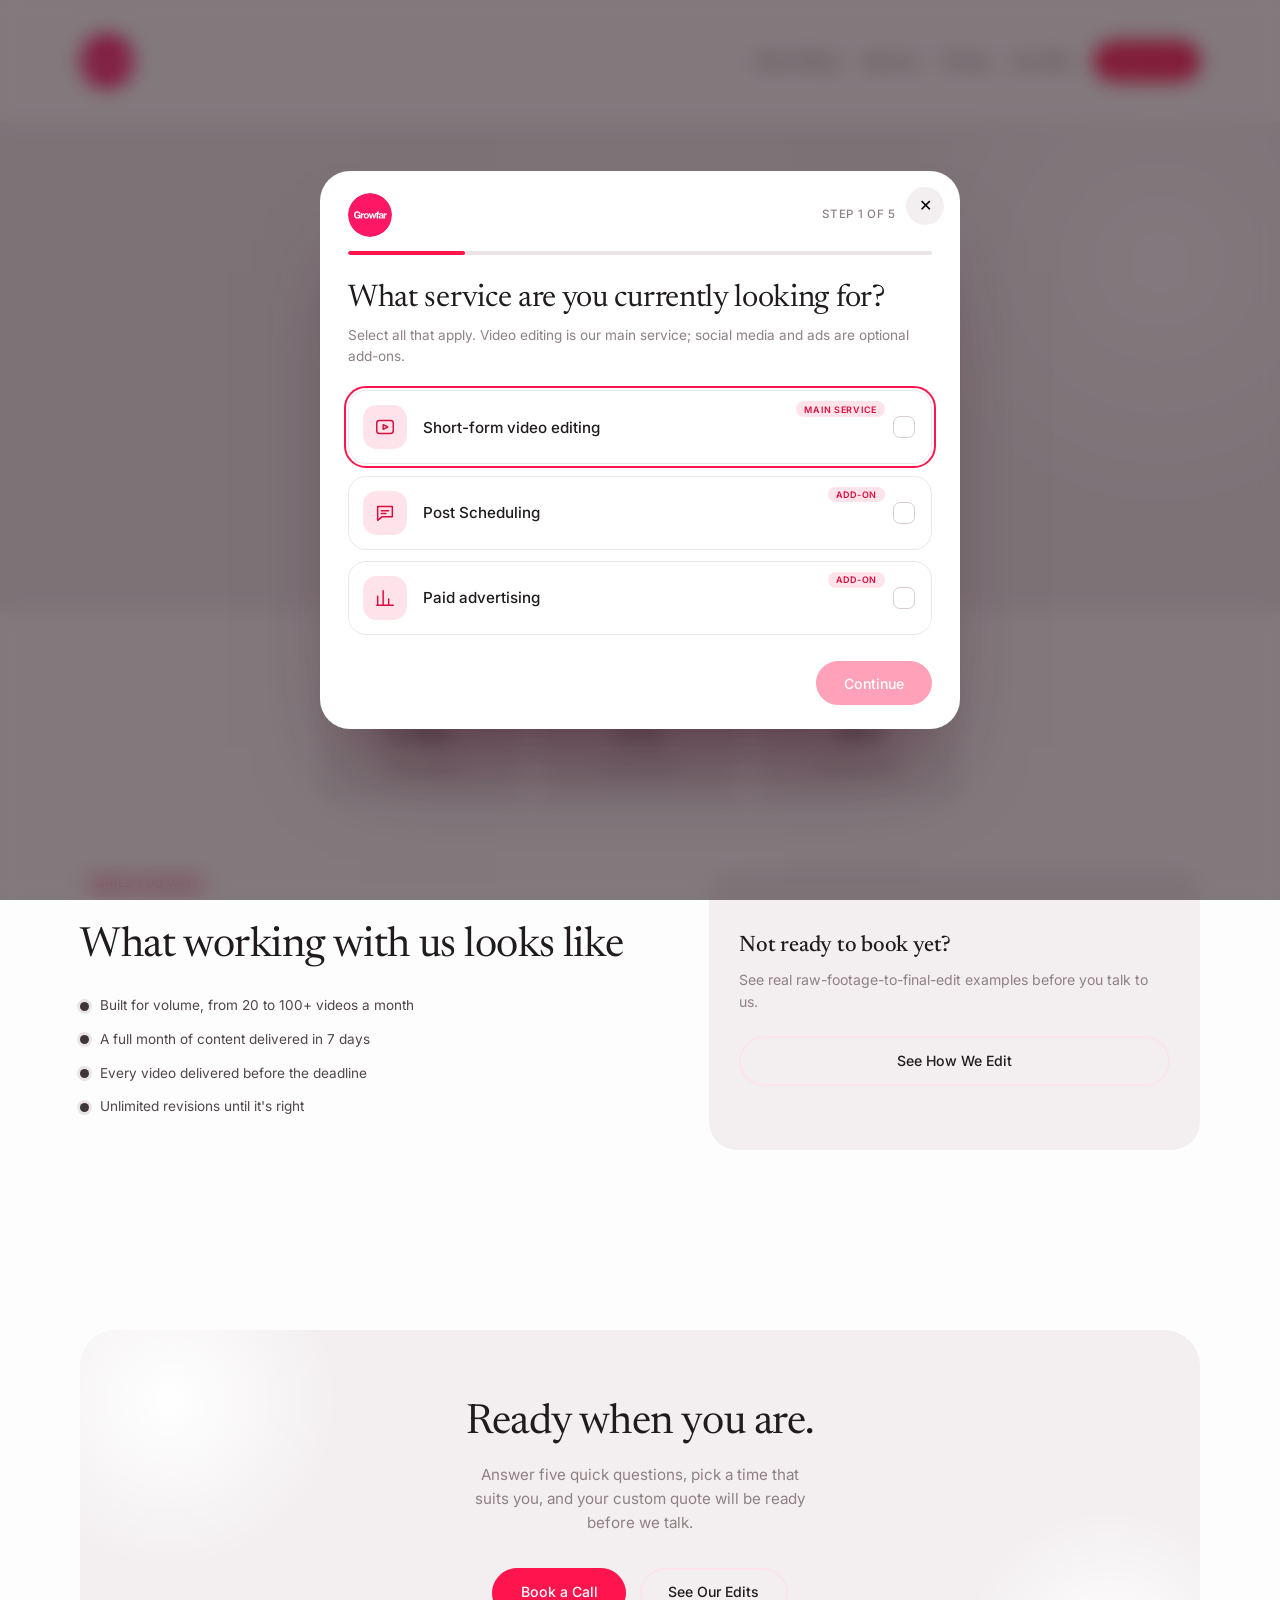
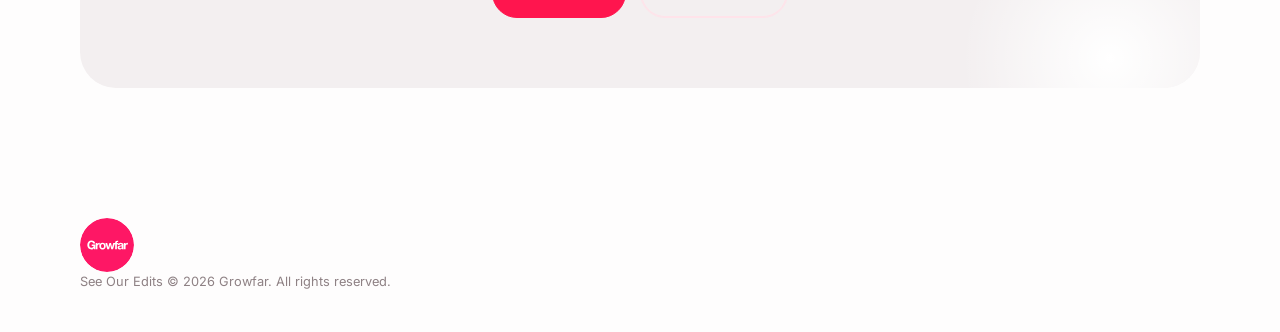
<file: book.html>
<!DOCTYPE html>
<html lang="en-AU">
<head>
<!-- Google tag (gtag.js) -->
<script async src="https://www.googletagmanager.com/gtag/js?id=G-DWRY1JMX9W"></script>
<script>
  window.dataLayer = window.dataLayer || [];
  function gtag(){dataLayer.push(arguments);}
  gtag('js', new Date());

  gtag('config', 'G-DWRY1JMX9W');
</script>

<meta charset="UTF-8">
<meta name="viewport" content="width=device-width, initial-scale=1">
<title>Book a Call — Growfar</title>
<meta name="description" content="Answer five quick questions and book a free call with Growfar. Your custom quote is ready before we talk.">
<meta name="robots" content="noindex">
<link rel="preconnect" href="https://fonts.googleapis.com">
<link rel="preconnect" href="https://fonts.gstatic.com" crossorigin>
<link href="https://fonts.googleapis.com/css2?family=Inter:wght@400;500;600;700;800&family=Newsreader:opsz,wght@6..72,400;6..72,500&display=swap" rel="stylesheet">
<link rel="icon" type="image/svg+xml" href="assets/logo.svg">
<link rel="icon" type="image/png" sizes="32x32" href="assets/favicon-32.png">
<link rel="apple-touch-icon" href="assets/apple-touch-icon.png">
<link rel="stylesheet" href="style.css">
<!-- Meta Pixel Code -->
<script>
!function(f,b,e,v,n,t,s)
{if(f.fbq)return;n=f.fbq=function(){n.callMethod?
n.callMethod.apply(n,arguments):n.queue.push(arguments)};
if(!f._fbq)f._fbq=n;n.push=n;n.loaded=!0;n.version='2.0';
n.queue=[];t=b.createElement(e);t.async=!0;
t.src=v;s=b.getElementsByTagName(e)[0];
s.parentNode.insertBefore(t,s)}(window, document,'script',
'https://connect.facebook.net/en_US/fbevents.js');
fbq('init', '1360784305839886');
fbq('track', 'PageView');
</script>
<noscript><img height="1" width="1" style="display:none"
src="https://www.facebook.com/tr?id=1360784305839886&ev=PageView&noscript=1"
/></noscript>
<!-- End Meta Pixel Code -->
</head>
<body class="lp-body">

<header>
  <div class="wrap nav lp-head">
    <a href="index.html" class="logo"><img src="assets/logo.svg" alt="Growfar" width="54" height="54"></a>
    <div class="lp-menu">
      <a href="index.html#services">Video Editing</a>
      <a href="index.html#addons">Add-ons</a>
      <a href="index.html#pricing">Pricing</a>
      <a href="work.html">Our Edits</a>
    </div>
    <a href="#contact" data-book class="btn btn-fill btn-sm">Book a Call</a>
  </div>
</header>

<main>
  <div class="hero">
    <div class="wrap lp-center">
      <span class="pill-tag">Free strategy call</span>
      <h1>Let's plan your content.</h1>
      <p class="lead">Answer five quick questions, pick a time that suits you, and your custom quote will be ready before we talk.</p>
      <a href="#contact" data-book class="btn btn-fill">Book a Call</a>
      <div class="community lp-trust">
        <div class="avatars"><span class="a1">AK</span><span class="a2">RS</span><span class="a3">MP</span></div>
        <div>Business owners &amp; Content Agency who trust us<b>15+ Happy Clients</b></div>
      </div>
    </div>
  </div>

  <section class="lp-stats-sec">
    <div class="wrap">
      <div class="stats lp-stats">
        <div class="stat"><svg viewBox="0 0 24 24"><rect x="3" y="5" width="18" height="14" rx="3"/><path d="M10 9.5l5 2.5-5 2.5z"/></svg><b>2,100+</b><span>Videos Edited</span></div>
        <div class="stat"><svg viewBox="0 0 24 24"><path d="M5 20V10M12 20V4M19 20v-7"/></svg><b>4.2x</b><span>Avg. Ad ROAS</span></div>
        <div class="stat"><svg viewBox="0 0 24 24"><path d="M12 3l2.6 5.6 6 .7-4.5 4.1 1.2 6L12 16.5 6.7 19.4l1.2-6L3.4 9.3l6-.7z"/></svg><b>98%</b><span>Client Retention</span></div>
      </div>
    </div>
  </section>

  <section class="lp-why">
    <div class="wrap lp-why-grid">
      <div>
        <span class="pill-tag">While you wait</span>
        <h2>What working with us looks like</h2>
        <ul class="ticks">
          <li>Built for volume, from 20 to 100+ videos a month</li>
          <li>A full month of content delivered in 7 days</li>
          <li>Every video delivered before the deadline</li>
          <li>Unlimited revisions until it's right</li>
        </ul>
      </div>
      <div class="lp-edits-card">
        <h3>Not ready to book yet?</h3>
        <p>See real raw-footage-to-final-edit examples before you talk to us.</p>
        <a href="index.html#reels" class="btn btn-line">See How We Edit</a>
      </div>
    </div>
  </section>

  <section class="lp-cta">
    <div class="wrap">
      <div class="band">
        <h2>Ready when you are.</h2>
        <p class="lead">Answer five quick questions, pick a time that suits you, and your custom quote will be ready before we talk.</p>
        <div class="btn-row">
          <a href="#contact" data-book class="btn btn-fill">Book a Call</a>
          <a href="work.html" class="btn btn-line">See Our Edits</a>
        </div>
      </div>
    </div>
  </section>
</main>

<footer class="lp-foot">
  <div class="wrap">
    <a href="index.html" class="logo"><img src="assets/logo.svg" alt="Growfar" width="36" height="36"></a>
    <a href="work.html">See Our Edits</a>
    <span>© 2026 Growfar. All rights reserved.</span>
  </div>
</footer>

<script src="booking.js"></script>
<script>
  // Meta Pixel: Book a Call (and other #contact) button clicks
  document.addEventListener('click', function (e) {
    var btn = e.target.closest('a[href="#contact"]');
    if (!btn || typeof fbq !== 'function') return;
    fbq('trackCustom', 'BookCallClick', {
      button_text: btn.textContent.trim()
    });
  });
  // This page exists as an ad destination: open the form straight away so the
  // click lands directly on question 1, no extra "Book a Call" click needed.
  // If they close it, the page behind now has real content (trust bar, stats,
  // what's included, a link to see edits) instead of being empty.
  window.addEventListener('load', function () {
    window.GFBooking && window.GFBooking.open();
  });
</script>
</body>
</html>
</file>
<file: style.css>
:root{
    --bg:#fefdfd;
    --tint:#f3eff0;
    --tint-2:#ebe4e6;
    --ink:#201c1d;
    --muted:#8e8184;
    --line:#ebe7e8;
    --green:#ff154e;
    --green-d:#d90d3f;
    --green-soft:#ffe3ea;
    --serif:"Newsreader","Iowan Old Style","Georgia",serif;
    --sans:"Inter",system-ui,-apple-system,"Segoe UI",sans-serif;
    --radius:28px;
  }
  *{box-sizing:border-box;margin:0;padding:0}
  html{scroll-behavior:smooth}
  html.lenis,html.lenis body{height:auto}
  .lenis.lenis-smooth{scroll-behavior:auto!important}
  .lenis.lenis-stopped{overflow:hidden}
  :root{--ease:cubic-bezier(.22,1,.36,1)}
  body{overflow-x:hidden}
  body{font-family:var(--sans);background:var(--bg);color:var(--ink);font-size:15px;line-height:1.6;-webkit-font-smoothing:antialiased}
  a{color:inherit;text-decoration:none}
  ul{list-style:none}
  .wrap{width:min(1120px,100% - 40px);margin-inline:auto}
  h1,h2,h3{font-family:var(--serif);font-weight:400;letter-spacing:-.01em;line-height:1.12}
  h1{font-size:clamp(2.4rem,5.2vw,3.9rem)}
  h2{font-size:clamp(1.8rem,3.4vw,2.6rem)}
  p.lead{color:var(--muted);font-size:.95rem;max-width:34ch}

  /* buttons */
  .btn{display:inline-flex;align-items:center;justify-content:center;gap:.5rem;padding:.8rem 1.7rem;border-radius:999px;font-weight:500;font-size:.88rem;border:1.5px solid var(--green);cursor:pointer;font-family:var(--sans);position:relative;overflow:hidden;
    transform:translate(var(--mx,0px),var(--my,0px));
    transition:transform .5s var(--ease),background .4s var(--ease),border-color .4s var(--ease),box-shadow .4s var(--ease),color .4s}
  .btn:active{scale:.97}
  .btn-fill{background:var(--green);color:#ffffff}
  .btn-fill::after{content:"";position:absolute;inset:0;background:linear-gradient(110deg,transparent 30%,rgba(255,255,255,.45) 50%,transparent 70%);transform:translateX(-120%);transition:transform .8s var(--ease)}
  .btn-fill:hover::after{transform:translateX(120%)}
  .btn-fill:hover{background:var(--green-d);border-color:var(--green-d);box-shadow:0 14px 26px -12px var(--green-d)}
  .btn-line{background:transparent;color:var(--ink);border-color:var(--green-soft);box-shadow:inset 0 0 0 1px var(--green-soft)}
  .btn-line:hover{border-color:var(--green);background:rgba(255,21,78,.08)}
  .btn-row{display:flex;gap:.9rem;flex-wrap:wrap}
  .btn-sm{padding:.55rem 1.2rem;font-size:.8rem}

  /* nav */
  header{position:fixed;inset:0 0 auto 0;z-index:50;transition:transform .7s var(--ease),background .5s,backdrop-filter .5s,box-shadow .5s}
  header.scrolled{background:rgba(254,253,253,.72);backdrop-filter:blur(16px) saturate(1.4);-webkit-backdrop-filter:blur(16px) saturate(1.4);box-shadow:0 1px 0 var(--line)}
  header.hide{transform:translateY(-101%)}
  .nav{display:flex;align-items:center;justify-content:space-between;padding-block:34px;transition:padding .5s var(--ease)}
  header.scrolled .nav{padding-block:16px}
  .nav ul a{position:relative;transition:color .3s}
  .nav ul a::after{content:"";position:absolute;left:0;right:0;bottom:-4px;height:1px;background:var(--green);transform:scaleX(0);transform-origin:right;transition:transform .5s var(--ease)}
  .nav ul a:hover::after{transform:scaleX(1);transform-origin:left}
  .logo{font-family:var(--serif);font-size:1.35rem;font-weight:500;display:flex;align-items:center;gap:.5rem}
  .logo img{width:54px;height:54px;display:block;border-radius:50%}
  .nav ul{display:flex;gap:2.2rem;font-size:.86rem;color:#564c4e}
  .nav ul a:hover{color:var(--green-d)}
  .burger{display:none;background:none;border:0;cursor:pointer;width:38px;height:38px;position:relative}
  .burger span,.burger span::before,.burger span::after{position:absolute;left:9px;width:20px;height:1.5px;background:var(--ink);content:"";transition:.25s}
  .burger span{top:18px}.burger span::before{top:-6px;left:0}.burger span::after{top:6px;left:0}
  .burger.open span{background:transparent}
  .burger.open span::before{top:0;transform:rotate(45deg)}
  .burger.open span::after{top:0;transform:rotate(-45deg)}

  /* hero */
  .hero{background:var(--tint);padding:170px 0 110px;position:relative;overflow:hidden}
  .hero::before{content:"";position:absolute;width:520px;height:520px;right:-140px;top:-120px;border-radius:50%;background:radial-gradient(circle,#ffffff 0,transparent 68%);opacity:.9}
  .hero-grid{display:grid;grid-template-columns:1.05fr 1fr;gap:3rem;align-items:center;position:relative}
  .hero h1{margin-bottom:1.3rem;max-width:none;font-size:clamp(2.1rem,3.9vw,3.1rem)}
  .hero p.lead{margin-bottom:2rem}
  .community{display:flex;align-items:center;gap:.8rem;margin-top:2.2rem;font-size:.7rem;color:var(--muted);line-height:1.35}
  .community b{color:var(--green-d);font-weight:500;display:block}
  .avatars{display:flex}
  .avatars span{width:30px;height:30px;border-radius:50%;border:2px solid var(--tint);margin-left:-8px;display:grid;place-items:center;font-size:.62rem;font-weight:600;color:#ffffff}
  .avatars span:first-child{margin-left:0}
  .a1{background:#7d6e71}.a2{background:#ff7a99}.a3{background:#4e3f43}

  .hero-art{position:relative;height:430px}
  .shape{position:absolute;overflow:hidden;box-shadow:0 30px 60px -30px rgba(86,64,69,.35)}
  .shape-a{left:0;top:0;width:58%;height:88%;border-radius:120px 24px 24px 120px;
    background:
      repeating-linear-gradient(90deg,rgba(255,255,255,.0) 0 14px,rgba(166,152,155,.16) 14px 16px),
      linear-gradient(160deg,#fcfbfb,#e6e0e1 70%,#d9d0d3)}
  .shape-a::before{content:"";position:absolute;inset:-10% -30% auto auto;width:95%;height:70%;border-radius:0 0 0 100%;background:linear-gradient(135deg,#ffffff,#e3dcde);box-shadow:-14px 14px 30px rgba(142,123,127,.25)}
  .shape-a::after{content:"";position:absolute;left:38%;top:22%;width:20%;aspect-ratio:1;border-radius:50%;background:radial-gradient(circle at 35% 30%,#ffffff,#ddd4d6 70%);box-shadow:8px 14px 20px rgba(132,113,118,.3)}
  .shape-b{right:0;bottom:0;width:44%;height:66%;border-radius:24px 24px 90px 24px;background:linear-gradient(160deg,#ede7e8,#dfd6d8)}
  .shape-b::before{content:"";position:absolute;left:18%;top:30%;width:70%;aspect-ratio:1;border-radius:50%;background:radial-gradient(circle at 34% 28%,#ffffff 0,#f2f0f0 40%,#d9d0d3 100%);box-shadow:0 26px 30px -10px rgba(126,104,109,.4)}
  .shape-b::after{content:"";position:absolute;right:-12%;top:8%;width:45%;height:26%;border-radius:40px;background:linear-gradient(120deg,#f2d8c8,#e0b9a5);transform:rotate(-24deg);opacity:.85}
  .next{position:absolute;left:2%;bottom:2%;font-size:.6rem;color:var(--muted);display:flex;flex-direction:column;gap:.2rem;width:90px}
  .next::after{content:"";height:1px;background:#a79c9e;margin-top:6px}
  .gl-canvas{position:absolute;inset:-6% -8%;width:116%;height:112%;display:block;pointer-events:none;opacity:0;transition:opacity 1.4s var(--ease)}
  .gl .gl-canvas{opacity:1}
  .gl .shape{display:none}
  .hero .next{z-index:2}
  .hero h1 .w{display:inline-block;overflow:hidden;vertical-align:top;padding-bottom:.08em}
  .hero h1 .w>span{display:inline-block;transform:translateY(105%) rotateX(-40deg);transform-origin:0 100%;animation:wordIn 1.1s var(--ease) forwards;animation-delay:calc(.15s + var(--i)*.09s)}
  @keyframes wordIn{to{transform:none}}
  .hero .fade-up{opacity:0;transform:translateY(20px);animation:fadeUp 1s var(--ease) forwards;animation-delay:calc(.7s + var(--i,0)*.12s)}
  @keyframes fadeUp{to{opacity:1;transform:none}}

  /* sections */
  section{padding:110px 0}
  .head-row{display:flex;justify-content:space-between;align-items:flex-end;gap:2rem;margin-bottom:3rem;flex-wrap:wrap}
  .head-row p{margin-top:.8rem}

  /* brands */
  .brand-track{display:flex;gap:1.4rem;overflow-x:auto;scroll-snap-type:x mandatory;scrollbar-width:none;padding-bottom:4px}
  .brand-track::-webkit-scrollbar{display:none}
  .brand{flex:0 0 190px;height:86px;border-radius:14px;display:grid;place-items:center;font-family:var(--serif);font-size:1.25rem;color:#463d3f;scroll-snap-align:start;background:#ffffff;border:1px solid var(--line);transition:.3s;gap:.4rem;grid-auto-flow:column;justify-content:center}
  .brand svg{width:20px;height:20px;stroke:var(--green-d);fill:none;stroke-width:1.6}
  .brand:hover{box-shadow:0 14px 30px -18px rgba(86,64,69,.5);transform:translateY(-3px)}
  .arrow-btn{display:inline-flex;align-items:center;gap:.9rem;font-size:.66rem;color:var(--muted);background:none;border:0;cursor:pointer;margin-top:2.2rem}
  .arrow-btn::after{content:"";width:84px;height:1px;background:#988c8f;transition:.3s;position:relative}
  .arrow-btn:hover::after{width:110px;background:var(--green-d)}

  /* why */
  .why{padding-top:40px}
  .why-grid{display:grid;grid-template-columns:1fr 1.1fr .8fr;gap:3rem;align-items:center}
  .ticks{margin:1.6rem 0 2rem;display:grid;gap:.75rem;font-size:.85rem;color:#514648}
  .ticks li{display:flex;align-items:center;gap:.7rem}
  .ticks li::before{content:"";width:9px;height:9px;border-radius:50%;background:#3f3537;box-shadow:0 0 0 3px var(--tint-2)}
  .cloud{position:relative;height:380px}
  .cloud i{position:absolute;border-radius:50%;filter:blur(1px)}
  .cloud .beam{position:absolute;left:46%;top:0;bottom:0;width:1px;background:linear-gradient(var(--line),#d3c8ca);}
  .cloud.gl i{display:none}
  .stats{display:grid;gap:2rem}
  .stat{display:grid;grid-template-columns:28px 1fr;column-gap:.9rem;align-items:center}
  .stat svg{grid-row:span 2;width:22px;height:22px;stroke:#483b3e;fill:none;stroke-width:1.5}
  .stat b{font-family:var(--sans);font-size:1.15rem;font-weight:600}
  .stat span{font-size:.72rem;color:var(--muted)}

  /* process */
  .process{background:linear-gradient(var(--bg),#faf7f8)}
  .road-grid{display:grid;grid-template-columns:1.25fr 1fr;gap:3rem;align-items:center}
  .step{display:grid;grid-template-columns:70px 1fr;gap:1rem;padding:26px 0;border-top:1px solid var(--line);cursor:pointer;position:relative;transition:.3s}
  .step:last-child{border-bottom:1px solid var(--line)}
  .step::before{content:"";position:absolute;left:0;top:-1px;height:2px;width:0;background:var(--green);transition:width .5s}
  .step.on::before{width:100%}
  .step small{font-weight:600;font-size:.78rem;color:#483b3e;padding-top:2px}
  .step h3{font-family:var(--sans);font-size:.92rem;font-weight:500;margin-bottom:.4rem}
  .step li{font-size:.72rem;color:var(--muted);padding-left:.9rem;position:relative}
  .step li::before{content:"·";position:absolute;left:0}
  .step:not(.on){opacity:.62}
  .step:hover{opacity:1}
  .road-art{position:relative;height:420px;perspective:1100px}
  .road-3d{position:absolute;inset:0;transform-style:preserve-3d;transform:rotateX(var(--rx,0deg)) rotateY(var(--ry,0deg));transition:transform .7s var(--ease)}
  .road-art .card{position:absolute;overflow:hidden;box-shadow:0 40px 60px -30px rgba(86,64,69,.5);animation:cardSwap .9s var(--ease) both}
  .road-art .big{left:0;top:60px;width:62%;height:250px;border-radius:38px;transform:translateZ(0)}
  .road-art .small{right:0;top:0;width:34%;height:130px;border-radius:26px;transform:translateZ(70px);animation-delay:.08s}
  @keyframes cardSwap{from{opacity:0;rotate:y -35deg;scale:.92}to{opacity:1;rotate:y 0deg;scale:1}}
  .road-art .chip{position:absolute;white-space:nowrap;left:52%;top:250px;font-size:.72rem;background:#ffffff;border:1px solid var(--line);border-radius:999px;padding:.5rem 1rem;box-shadow:0 20px 30px -16px rgba(86,64,69,.5);transform:translateZ(110px)}
  .road-art .chip b{color:var(--green-d);font-weight:600}
  .v0{background:radial-gradient(circle at 30% 25%,#ffffff,#e5dcde 60%,#d0c5c8)}
  .v1{background:conic-gradient(from 200deg at 60% 60%,#f7f4f5,#dad1d3,#faf7f8,#cabbbf,#f7f4f5)}
  .v2{background:linear-gradient(140deg,#fbf7f8,#e3cbd1 55%,#d49fab)}
  .v3{background:radial-gradient(circle at 70% 30%,#f5e6dc,#ece9ea 55%,#d3c9cb)}
  .cta-row{display:flex;justify-content:center;margin-top:4rem}

  /* work */
  .cards{display:grid;grid-template-columns:repeat(3,1fr);gap:1.4rem}
  .work{perspective:1100px}
  .work-card{background:#ffffff;border:1px solid var(--line);border-radius:22px;padding:14px;position:relative;transform-style:preserve-3d;
    transform:rotateX(var(--rx,0deg)) rotateY(var(--ry,0deg)) translateY(var(--ty,0px));
    transition:transform .7s var(--ease),box-shadow .7s var(--ease)}
  .work-card:hover{--ty:-8px;box-shadow:0 40px 60px -34px rgba(86,64,69,.55)}
  .work-card::after,.member .ph::before{content:"";position:absolute;inset:0;border-radius:inherit;pointer-events:none;opacity:0;transition:opacity .5s;background:radial-gradient(360px circle at var(--gx,50%) var(--gy,50%),rgba(255,255,255,.55),transparent 60%)}
  .work-card:hover::after,.member .ph:hover::before{opacity:1}
  .pic-wrap{position:relative;transform-style:preserve-3d}
  .work .pic{height:250px;border-radius:16px;position:relative;overflow:hidden;transform:translateZ(24px)}
  .work .tag{position:absolute;left:12px;top:12px;font-size:.62rem;background:#ffffff;border-radius:999px;padding:.2rem .6rem;color:#564c4e;transform:translateZ(56px);box-shadow:0 8px 16px -8px rgba(0,0,0,.25)}
  .work .time{position:absolute;right:12px;top:12px;font-size:.62rem;color:#564c4e;transform:translateZ(44px)}
  .work .pic-wrap .btn{position:absolute;right:12px;bottom:12px;transform:translateZ(70px)}
  .work .meta{transform:translateZ(30px)}
  .work .meta{display:flex;justify-content:space-between;align-items:center;padding:14px 4px 4px;font-size:.78rem}
  .work .meta b{font-weight:500}
  .work .meta span{font-size:.68rem;color:var(--muted)}
  .work .meta em{font-style:normal;color:var(--green-d);font-weight:600;font-size:.85rem}
  .p1{background:radial-gradient(circle at 50% 45%,#e8b98d 0,#c98d5f 30%,#efe9e4 32%,#ede9ea 100%)}
  .p1::before,.p1::after{content:"";position:absolute;top:36%;width:20%;aspect-ratio:1;border-radius:50%;background:#ffffff;box-shadow:inset 0 0 0 7px #ffffff,inset 0 0 0 16px #222222}
  .p1::before{left:26%}.p1::after{right:26%}
  .p2{background:linear-gradient(150deg,#f3eff0,#d9d0d3)}
  .p2::before{content:"";position:absolute;left:22%;top:20%;width:56%;height:60%;border-radius:40% 60% 50% 50%/50% 40% 60% 50%;background:radial-gradient(circle at 35% 30%,#ffffff,#b8abae 60%,#807275);box-shadow:0 30px 30px -14px rgba(82,63,67,.4)}
  .p3{background:linear-gradient(150deg,#f3e2e6,#e2b9c3)}
  .p3::before{content:"";position:absolute;left:18%;bottom:-20%;width:64%;aspect-ratio:1;border-radius:50%;background:radial-gradient(circle at 35% 30%,#ffffff,#cb7c8e 65%,#a94a60)}
  .p3::after{content:"";position:absolute;left:30%;top:14%;width:14%;aspect-ratio:1;border-radius:50%;background:#ffffff;box-shadow:70px 40px 0 -2px #ffffff}

  /* team */
  .team-grid{display:grid;grid-template-columns:repeat(4,1fr);gap:1.4rem}
  .member{text-align:left}
  .member{perspective:900px}
  .member .ph{aspect-ratio:1/1.12;border-radius:24px 24px 24px 90px;display:grid;place-items:center;font-family:var(--serif);font-size:2.6rem;color:rgba(255,255,255,.95);margin-bottom:1rem;overflow:hidden;position:relative;
    transform:rotateX(var(--rx,0deg)) rotateY(var(--ry,0deg));
    transition:transform .7s var(--ease),border-radius .8s var(--ease),box-shadow .7s var(--ease);box-shadow:0 30px 40px -30px rgba(80,50,57,.6)}
  .member:hover .ph{border-radius:24px 90px 24px 24px}
  .member .ph::after{content:"";position:absolute;width:70%;aspect-ratio:1;border-radius:50%;background:rgba(255,255,255,.18);right:-20%;bottom:-20%}
  .member b{font-weight:500;display:block;font-size:.95rem}
  .member span{font-size:.75rem;color:var(--muted)}
  .m1{background:linear-gradient(150deg,#b5a2a6,#846f74)}
  .m2{background:linear-gradient(150deg,#ff7a99,#d90d3f)}
  .m3{background:linear-gradient(150deg,#d3cacc,#a29296)}
  .m4{background:linear-gradient(150deg,#e6c3ad,#c99a80)}

  /* cta band */
  .band{background:var(--tint);border-radius:36px;padding:70px 40px;text-align:center;position:relative;overflow:hidden}
  .band::before,.band::after{content:"";position:absolute;border-radius:50%;background:radial-gradient(circle,#ffffff,transparent 70%)}
  .band::before{width:340px;height:340px;left:-80px;top:-100px}
  .band::after{width:300px;height:300px;right:-60px;bottom:-120px}
  .band h2{max-width:16ch;margin:0 auto 1rem;position:relative}
  .band p{margin:0 auto 2rem;position:relative}
  .band .btn-row{justify-content:center;position:relative}

  footer{padding:60px 0 40px;font-size:.8rem;color:var(--muted)}
  .foot{display:flex;justify-content:space-between;gap:2rem;flex-wrap:wrap;align-items:center;border-top:1px solid var(--line);padding-top:32px}
  .foot ul{display:flex;gap:1.6rem}
  .foot a:hover{color:var(--green-d)}

  /* reveal */
  .rv{opacity:0;transform:perspective(1000px) translateY(46px) rotateX(-9deg) scale(.985);transform-origin:50% 100%;transition:opacity 1.1s var(--ease),transform 1.3s var(--ease);will-change:transform,opacity}
  .rv.in{opacity:1;transform:none}
  .band{transition:opacity 1.1s var(--ease),transform 1.3s var(--ease)}
  .glow{position:absolute;pointer-events:none;border-radius:50%;filter:blur(60px);opacity:.55;background:var(--green-soft)}
  @media (prefers-reduced-motion:reduce){
    .rv,.hero h1 .w>span,.hero .fade-up{opacity:1;transform:none;transition:none;animation:none}
    html{scroll-behavior:auto}
  }

  /* responsive */
  @media (max-width:960px){
    .hero-grid,.why-grid,.road-grid{grid-template-columns:1fr}
    .hero{padding-top:140px}
    .hero-art{height:380px}
    .cards{grid-template-columns:1fr 1fr}
    .team-grid{grid-template-columns:1fr 1fr}
    .stats{grid-template-columns:repeat(3,1fr)}
    .cloud{height:280px}
  }
  @media (max-width:720px){
    .nav ul{position:absolute;top:82px;left:20px;right:20px;flex-direction:column;gap:1rem;background:#ffffff;padding:1.4rem;border-radius:20px;box-shadow:0 20px 50px -20px rgba(70,40,47,.35);opacity:0;pointer-events:none;transform:translateY(-8px);transition:.25s}
    .nav ul.open{opacity:1;pointer-events:auto;transform:none}
    .burger{display:block}
    .nav .btn{display:none}
    section{padding:80px 0}
    .cards{grid-template-columns:1fr}
    .stats{grid-template-columns:1fr 1fr}
    .road-art{height:330px}
    .road-art .big{height:200px}
    .band{padding:56px 22px}
    .foot{flex-direction:column;align-items:flex-start}
  }

/* =====================================================
   v2 — digital marketing / video editing content
   ===================================================== */
.pill-tag{display:inline-block;font-size:.68rem;letter-spacing:.08em;text-transform:uppercase;color:var(--green-d);background:var(--green-soft);border-radius:999px;padding:.3rem .85rem;margin-bottom:1rem;font-weight:500}
.sec-head{max-width:640px;margin-bottom:3rem}
.sec-head p{margin-top:.9rem;color:var(--muted);max-width:52ch}
.nav ul a.cur{color:var(--green-d)}
.nav ul a.cur::after{transform:scaleX(1)}

/* generic 3D tilt card (put inside an .rv wrapper) */
.t3{position:relative;transform:perspective(1000px) rotateX(var(--rx,0deg)) rotateY(var(--ry,0deg)) translateY(var(--ty,0px));transition:transform .7s var(--ease),box-shadow .7s var(--ease);transform-style:preserve-3d}
.t3:hover{--ty:-8px;box-shadow:0 40px 60px -34px rgba(86,64,69,.55)}
.t3::after{content:"";position:absolute;inset:0;border-radius:inherit;pointer-events:none;opacity:0;transition:opacity .5s;background:radial-gradient(360px circle at var(--gx,50%) var(--gy,50%),rgba(255,255,255,.6),transparent 60%)}
.t3:hover::after{opacity:1}

/* featured service: video editing */
.svc-main{display:grid;grid-template-columns:1fr 1.15fr;gap:2.5rem;background:linear-gradient(150deg,var(--tint),#fbf7f8);border:1px solid var(--line);border-radius:36px;padding:48px;align-items:center;position:relative;overflow:hidden}
.svc-main::before{content:"";position:absolute;width:420px;height:420px;right:-120px;top:-160px;border-radius:50%;background:radial-gradient(circle,#ffffff,transparent 70%)}
.svc-main h3{font-size:clamp(1.7rem,3vw,2.3rem);margin-bottom:.9rem;position:relative}
.svc-main p{color:var(--muted);max-width:44ch;position:relative}
.chips{display:flex;flex-wrap:wrap;gap:.5rem;margin:1.4rem 0 1.9rem;position:relative}
.chips span{font-size:.75rem;border:1px solid var(--line);background:#ffffff;border-radius:999px;padding:.35rem .85rem;color:#564c4e}

/* editor mock */
.editor{perspective:1100px;position:relative}
.editor-in{position:relative;transform-style:preserve-3d;transform:rotateX(calc(var(--rx,0deg) + 5deg)) rotateY(calc(var(--ry,0deg) - 9deg));transition:transform .9s var(--ease)}
.win{background:#ffffff;border:1px solid var(--line);border-radius:20px;box-shadow:0 50px 70px -40px rgba(80,50,57,.55);padding:14px}
.win-bar{display:flex;gap:6px;margin-bottom:12px}
.win-bar i{width:9px;height:9px;border-radius:50%;background:#e4dcde}
.win-bar i:first-child{background:#ff9f8a}.win-bar i:nth-child(2){background:#f6d27c}.win-bar i:nth-child(3){background:var(--green)}
.prev{display:grid;grid-template-columns:1fr 86px;gap:10px;margin-bottom:12px}
.prev-main{aspect-ratio:16/9;border-radius:12px;background:linear-gradient(135deg,#ebd6db,#d08f9e 60%,#ff154e);position:relative;overflow:hidden}
.prev-main::before{display:none;content:"";position:absolute;left:50%;bottom:-8%;width:30%;height:78%;transform:translateX(-50%);border-radius:50% 50% 0 0/38% 38% 0 0;background:rgba(70,40,47,.75)}
.prev-main::after{display:none;content:"";position:absolute;left:50%;top:14%;width:17%;aspect-ratio:1;transform:translateX(-50%);border-radius:50%;background:rgba(80,50,57,.85)}
.prev-main .cap{position:absolute;left:0;right:0;bottom:9%;text-align:center;font-weight:700;font-size:.7rem;color:#ffffff;letter-spacing:.02em;z-index:2;text-shadow:0 2px 6px rgba(0,0,0,.3)}
.prev-main .cap mark{background:#ffd95e;color:#222222;padding:0 .3em;border-radius:3px}
/* hero mascot (Clip waving inside the preview) */
.hm{position:absolute;left:50%;top:13%;height:66%;width:auto;aspect-ratio:200/170;transform:translateX(-50%);overflow:visible;z-index:1}
.hm-sh{fill:rgba(70,20,40,.22);transform-box:fill-box;transform-origin:center;animation:hmSh 2.6s ease-in-out infinite}
.hm-leg{stroke:var(--ink);stroke-width:6;stroke-linecap:round;fill:none}
.hm-foot{fill:var(--ink)}
.hm-arm{stroke:var(--ink);stroke-width:6;stroke-linecap:round;transform-box:fill-box}
.hm-al{transform-origin:100% 0%}
.hm-ar{transform-origin:0% 0%;animation:hmWave 1.1s ease-in-out infinite}
.hm-body{fill:#fff;stroke:var(--ink);stroke-width:4}
.hm-ck{fill:var(--ink)}
.hm-cs{fill:var(--green)}
.hm-clap{transform-box:fill-box;transform-origin:0% 100%;animation:hmClap 3.2s ease-in-out infinite}
.hm-eye{fill:var(--ink);transform-box:fill-box;transform-origin:center;animation:hmBlink 4.2s infinite}
.hm-cheek{fill:var(--green);opacity:.3}
.hm-mouth{stroke:var(--ink);stroke-width:3.5;stroke-linecap:round;fill:none}
.hm-bob{animation:hmBob 2.6s ease-in-out infinite}
.hm-cut{font:800 15px var(--sans);fill:#fff;stroke:var(--ink);stroke-width:3;paint-order:stroke;stroke-linejoin:round;opacity:0;transform-box:fill-box;transform-origin:0% 100%;animation:hmCut 3.2s ease-in-out infinite}
.hm-sp{fill:#ffd95e;stroke:var(--ink);stroke-width:1.5;stroke-linejoin:round;transform-box:fill-box;transform-origin:center;animation:hmTwinkle 2s ease-in-out infinite}
.hm-sp2{animation-delay:-1s}
@keyframes hmBob{50%{transform:translateY(-5px)}}
@keyframes hmSh{50%{transform:scaleX(.88);opacity:.7}}
@keyframes hmWave{0%,100%{transform:rotate(-6deg)}50%{transform:rotate(-70deg)}}
@keyframes hmClap{0%,62%,100%{transform:rotate(0)}70%{transform:rotate(-28deg)}78%{transform:rotate(0)}}
@keyframes hmCut{0%,68%{opacity:0;transform:scale(.4) rotate(-8deg)}76%{opacity:1;transform:scale(1.15) rotate(-8deg)}84%,92%{opacity:1;transform:scale(1) rotate(-8deg)}100%{opacity:0;transform:scale(1) rotate(-8deg)}}
@keyframes hmBlink{0%,94%,100%{transform:scaleY(1)}97%{transform:scaleY(.1)}}
@keyframes hmTwinkle{0%,100%{transform:scale(.5) rotate(0);opacity:.4}50%{transform:scale(1.15) rotate(20deg);opacity:1}}
.prev-side{border-radius:12px;background:linear-gradient(170deg,#392a2e,#1e1316);position:relative;overflow:hidden;display:grid;place-items:center;color:#ffffff;font-size:.55rem;text-align:center;font-weight:600;line-height:1.3;padding:8px}
.prev-side b{color:var(--green)}
.tracks{display:grid;gap:6px;position:relative;padding-top:6px}
.trk{height:22px;border-radius:6px;background:#f4f1f1;position:relative;overflow:hidden}
.clip{position:absolute;top:3px;bottom:3px;border-radius:5px;left:var(--l);width:var(--w);background:var(--c)}
.wave{display:flex;align-items:center;gap:2px;padding:0 4px}
.wave i{flex:1;background:#dc9fad;border-radius:2px}
.playhead{position:absolute;top:0;bottom:-2px;width:2px;background:#201c1d;left:2%;border-radius:2px;animation:scrub 7s linear infinite;z-index:3}
.playhead::before{content:"";position:absolute;top:-3px;left:-4px;width:10px;height:10px;background:#201c1d;border-radius:3px}
@keyframes scrub{from{left:2%}to{left:97%}}
.float{position:absolute;background:#ffffff;border:1px solid var(--line);border-radius:14px;padding:.55rem .85rem;font-size:.7rem;box-shadow:0 26px 34px -18px rgba(80,50,57,.5);white-space:nowrap}
.float b{color:var(--green-d);font-weight:600}
.float.f1{right:-10px;top:-22px;transform:translateZ(90px);animation:bob 5s ease-in-out infinite}
.float.f2{left:-16px;bottom:-20px;transform:translateZ(110px);animation:bob 6s ease-in-out -2s infinite}
@keyframes bob{50%{translate:0 -8px}}

/* service mini grid */
.svc-grid{display:grid;grid-template-columns:repeat(3,1fr);gap:1.2rem;margin-top:1.4rem}
.svc{background:#ffffff;border:1px solid var(--line);border-radius:24px;padding:26px 24px}
.ico{width:46px;height:46px;border-radius:14px;display:grid;place-items:center;background:var(--green-soft);margin-bottom:1.1rem}
.ico svg{width:22px;height:22px;stroke:var(--green-d);fill:none;stroke-width:1.6;stroke-linecap:round;stroke-linejoin:round}
.svc h3,.ad h3{font-family:var(--sans);font-size:1.02rem;font-weight:500;margin-bottom:.45rem;letter-spacing:0}
.svc p,.ad p{font-size:.82rem;color:var(--muted)}

/* ads */
.ads-grid{display:grid;grid-template-columns:repeat(4,1fr);gap:1.2rem}
.ad{background:#ffffff;border:1px solid var(--line);border-radius:22px;padding:20px 18px;height:100%}
.ad .badge{width:40px;height:40px;border-radius:13px;display:grid;place-items:center;font-family:var(--serif);font-size:1.1rem;margin-bottom:.8rem;color:#ffffff;background:linear-gradient(140deg,var(--green),#d90d3f);box-shadow:0 14px 22px -12px var(--green-d);transform:translateZ(40px)}
.ad ul{margin:.7rem 0 0;display:grid;gap:.45rem;font-size:.78rem;color:#564c4e}
.ad li{padding-left:1rem;position:relative}
.ad li::before{content:"";position:absolute;left:0;top:.55em;width:5px;height:5px;border-radius:50%;background:var(--green)}
.ad .kpi{margin-top:1.1rem;padding-top:1rem;border-top:1px dashed var(--line);font-size:.72rem;color:var(--muted)}
.ad .kpi b{display:block;font-size:1.15rem;color:var(--ink);font-weight:600}

/* platform marquee */
.marq{overflow:hidden;-webkit-mask-image:linear-gradient(90deg,transparent,#000000 8%,#000000 92%,transparent);mask-image:linear-gradient(90deg,transparent,#000000 8%,#000000 92%,transparent)}
.marq-track{display:flex;gap:1rem;width:max-content;animation:marq 42s linear infinite}
.marq:hover .marq-track{animation-play-state:paused}
.plat{display:flex;align-items:center;gap:.65rem;padding:.95rem 1.6rem;border:1px solid var(--line);border-radius:999px;background:#ffffff;font-size:.92rem;white-space:nowrap;transition:.4s var(--ease)}
.plat i{width:10px;height:10px;border-radius:50%;background:var(--green);box-shadow:0 0 0 4px var(--green-soft)}
.plat:hover{transform:translateY(-4px);box-shadow:0 18px 28px -18px rgba(86,64,69,.5);border-color:var(--green)}
@keyframes marq{to{transform:translateX(-50%)}}
.three{display:grid;grid-template-columns:repeat(3,1fr);gap:1.4rem;margin-top:3rem}
.mini{padding:22px 4px;border-top:1px solid var(--line)}
.mini h3{font-family:var(--sans);font-size:.95rem;font-weight:500;margin-bottom:.4rem}
.mini p{font-size:.82rem;color:var(--muted)}

/* quotes */
.quotes{display:grid;grid-template-columns:repeat(3,1fr);gap:1.2rem}
.q{background:#ffffff;border:1px solid var(--line);border-radius:24px;padding:28px 26px;height:100%;display:flex;flex-direction:column;justify-content:space-between;gap:1.4rem}
.q blockquote{font-family:var(--serif);font-size:1.12rem;line-height:1.4}
.stars{color:#f2b544;letter-spacing:.15em;font-size:.8rem;margin-bottom:.8rem}
.who{display:flex;align-items:center;gap:.8rem;font-size:.78rem}
.who i{width:38px;height:38px;border-radius:50%;display:grid;place-items:center;font-style:normal;font-weight:600;color:#ffffff;font-size:.78rem}
.who b{display:block;font-weight:500;font-size:.85rem}
.who span{color:var(--muted)}
.c1{background:linear-gradient(140deg,#b5a2a6,#846f74)}.c2{background:linear-gradient(140deg,#ff7a99,#d90d3f)}.c3{background:linear-gradient(140deg,#e6c3ad,#c99a80)}.c4{background:linear-gradient(140deg,#d6a7bb,#b06f8b)}
.center-row{display:flex;justify-content:center;margin-top:2.6rem}

/* ---------- testimonials page ---------- */
.t-hero{padding-bottom:90px}
.t-hero .hero-art{height:400px}
.tabs{display:flex;gap:.5rem;flex-wrap:wrap;margin-bottom:2.2rem}
.tabs button{font:500 .8rem var(--sans);padding:.6rem 1.15rem;border-radius:999px;border:1px solid var(--line);background:#ffffff;cursor:pointer;transition:.45s var(--ease);color:#564c4e}
.tabs button:hover{border-color:var(--green)}
.tabs button.on{background:var(--green);border-color:var(--green);color:#ffffff;box-shadow:0 14px 24px -12px var(--green-d)}
.vgrid{display:grid;grid-template-columns:repeat(3,1fr);gap:1.4rem}
.vitem{transition:opacity .4s var(--ease),scale .4s var(--ease)}
.vitem.out{opacity:0;scale:.92}
.vt{background:#ffffff;border:1px solid var(--line);border-radius:26px;padding:12px;cursor:pointer;height:100%}
.poster{aspect-ratio:4/5;border-radius:18px;position:relative;overflow:hidden;transform:translateZ(20px)}
.poster .sub{position:absolute;left:50%;bottom:0;width:58%;height:66%;transform:translateX(-50%)}
.poster .sub::before{content:"";position:absolute;left:50%;top:0;width:36%;aspect-ratio:1;transform:translateX(-50%);border-radius:50%;background:rgba(66,40,46,.82)}
.poster .sub::after{content:"";position:absolute;left:0;right:0;bottom:0;top:38%;border-radius:50% 50% 0 0/36% 36% 0 0;background:rgba(66,40,46,.82)}
.po1{background:linear-gradient(160deg,#f5e3e7,#d48f9f)}
.po2{background:linear-gradient(160deg,#f2eff0,#c7b8bc)}
.po3{background:linear-gradient(160deg,#f8ebe2,#e0b49b)}
.po4{background:linear-gradient(160deg,#f5e6ec,#d3a3b8)}
.po5{background:linear-gradient(160deg,#f4e6e9,#c77487)}
.po6{background:linear-gradient(160deg,#f4f1f2,#cfc4c6)}
.poster::before{content:"";position:absolute;width:70%;aspect-ratio:1;right:-25%;top:-15%;border-radius:50%;background:radial-gradient(circle,rgba(255,255,255,.75),transparent 70%)}
.play{position:absolute;left:50%;top:44%;width:64px;height:64px;margin:-32px 0 0 -32px;border-radius:50%;background:#ffffff;display:grid;place-items:center;box-shadow:0 18px 30px -12px rgba(60,30,37,.45);transform:translateZ(60px);transition:scale .5s var(--ease);z-index:3}
.play::before{content:"";width:0;height:0;border-left:15px solid var(--green-d);border-top:10px solid transparent;border-bottom:10px solid transparent;margin-left:4px}
.play::after{content:"";position:absolute;inset:-8px;border-radius:50%;border:1.5px solid rgba(255,255,255,.9);animation:ping 2.4s var(--ease) infinite}
@keyframes ping{from{transform:scale(.85);opacity:1}to{transform:scale(1.5);opacity:0}}
.vt:hover .play{scale:1.12}
.poster .dur{position:absolute;right:12px;top:12px;font-size:.62rem;background:rgba(38,20,24,.72);color:#ffffff;border-radius:999px;padding:.2rem .6rem;transform:translateZ(40px)}
.poster .cat{position:absolute;left:12px;top:12px;font-size:.62rem;background:#ffffff;border-radius:999px;padding:.2rem .65rem;color:#564c4e;transform:translateZ(46px)}
.poster .cap{position:absolute;left:8%;right:8%;bottom:16%;text-align:center;font-weight:700;font-size:.8rem;line-height:1.25;color:#ffffff;text-shadow:0 2px 8px rgba(0,0,0,.35);z-index:2;transform:translateZ(50px)}
.poster .cap mark{background:#ffd95e;color:#222222;padding:0 .3em;border-radius:3px;text-shadow:none}
.poster .metric{position:absolute;left:12px;bottom:12px;background:var(--green);color:#ffffff;font-weight:600;font-size:.72rem;border-radius:999px;padding:.35rem .8rem;transform:translateZ(60px);box-shadow:0 12px 20px -10px var(--green-d)}
.vt-body{padding:16px 6px 6px}
.vt-body blockquote{font-family:var(--serif);font-size:1.02rem;line-height:1.4;margin-bottom:1rem}

/* before / after */
.ba-grid{display:grid;grid-template-columns:1fr 1fr;gap:1.4rem}
.ba-card{background:#ffffff;border:1px solid var(--line);border-radius:28px;padding:14px}
.ba-card h3{font-family:var(--sans);font-size:.95rem;font-weight:500;margin:16px 6px 4px}
.ba-card p{font-size:.78rem;color:var(--muted);margin:0 6px 8px}
.ba{position:relative;aspect-ratio:16/10;border-radius:18px;overflow:hidden;--pos:50;user-select:none;background:#cccccc}
.ba .side{position:absolute;inset:0}
.ba .edit{clip-path:inset(0 0 0 calc(var(--pos)*1%))}
.sc{position:absolute;inset:0;overflow:hidden}
.raw .sc{background:linear-gradient(#bdb8b9,#a1999b);filter:grayscale(.9) contrast(.8)}
.edit .sc{background:linear-gradient(140deg,#ecc4cd,#ff154e 62%,#8f2f45)}
.v2 .edit .sc{background:linear-gradient(140deg,#f8e6d9,#f2b992 55%,#e58b63)}
.sc .sub{position:absolute;left:50%;bottom:0;width:32%;height:74%;transform:translateX(-50%)}
.sc .sub::before{content:"";position:absolute;left:50%;top:0;width:38%;aspect-ratio:1;transform:translateX(-50%);border-radius:50%;background:rgba(65,47,51,.8)}
.sc .sub::after{content:"";position:absolute;left:0;right:0;bottom:0;top:38%;border-radius:50% 50% 0 0/34% 34% 0 0;background:rgba(65,47,51,.8)}
.raw .sc::before,.raw .sc::after{content:"";position:absolute;left:0;right:0;height:11%;background:#000000}
.raw .sc::before{top:0}.raw .sc::after{bottom:0}
.tc{position:absolute;left:12px;top:15%;font:500 .62rem/1 ui-monospace,Menlo,monospace;color:#f3f3f3;background:rgba(0,0,0,.45);padding:.3rem .5rem;border-radius:4px;z-index:2}
.rawnote{position:absolute;right:12px;bottom:15%;font:500 .62rem/1.3 var(--sans);color:#473e40;z-index:2;text-align:right}
.hook{position:absolute;left:50%;top:13%;transform:translateX(-50%);background:#ffffff;color:#201c1d;font-weight:700;font-size:.9rem;padding:.35rem .85rem;border-radius:10px;white-space:nowrap;box-shadow:0 12px 20px -10px rgba(0,0,0,.35);z-index:2}
.cap2{position:absolute;left:0;right:0;bottom:15%;text-align:center;font-weight:800;font-size:1.05rem;color:#ffffff;text-shadow:0 2px 8px rgba(0,0,0,.35);z-index:2;padding:0 10%}
.cap2 mark{background:#ffd95e;color:#222222;padding:0 .3em;border-radius:4px;text-shadow:none}
.bar{position:absolute;left:0;bottom:0;height:5px;width:62%;background:#ffffff;z-index:2;opacity:.9}
.sticker{position:absolute;right:12px;top:18%;background:#201c1d;color:#ffffff;font-weight:700;font-size:.7rem;padding:.35rem .7rem;border-radius:999px;transform:rotate(6deg);z-index:2;box-shadow:0 12px 18px -8px rgba(20,10,14,.4)}
.handle{position:absolute;top:0;bottom:0;left:calc(var(--pos)*1%);width:2px;background:#ffffff;box-shadow:0 0 0 1px rgba(0,0,0,.08);z-index:4;pointer-events:none}
.handle::after{content:"↔";position:absolute;top:50%;left:50%;width:38px;height:38px;margin:-19px 0 0 -19px;border-radius:50%;background:#ffffff;display:grid;place-items:center;font-size:.9rem;color:var(--green-d);box-shadow:0 12px 22px -8px rgba(0,0,0,.4)}
.lab{position:absolute;top:12px;font-size:.62rem;font-weight:600;letter-spacing:.08em;background:rgba(38,20,24,.7);color:#ffffff;border-radius:999px;padding:.25rem .65rem;z-index:3}
.lab.l{left:12px}.lab.r{right:12px;background:var(--green)}
.ba input{position:absolute;inset:0;width:100%;height:100%;opacity:0;cursor:ew-resize;z-index:5;margin:0}

/* how we edit list */
.how{display:grid;grid-template-columns:1fr 1.1fr;gap:3rem;align-items:center;margin-top:3.5rem}
.how ol{list-style:none;counter-reset:s;display:grid}
.how li{counter-increment:s;display:grid;grid-template-columns:44px 1fr auto;gap:1rem;padding:20px 0;border-top:1px solid var(--line);align-items:start}
.how li:last-child{border-bottom:1px solid var(--line)}
.how li::before{content:"0" counter(s);font-weight:600;font-size:.78rem;color:#483b3e;padding-top:3px}
.how h3{font-family:var(--sans);font-size:.92rem;font-weight:500;margin-bottom:.2rem}
.how p{font-size:.78rem;color:var(--muted)}
.how em{font-style:normal;font-size:.68rem;color:var(--green-d);background:var(--green-soft);border-radius:999px;padding:.2rem .6rem;white-space:nowrap;font-weight:500}

/* stats band */
.stat-row{display:grid;grid-template-columns:repeat(4,1fr);gap:1.2rem}
.big-stat{text-align:center;padding:30px 10px;border-radius:26px;background:var(--tint)}
.big-stat b{display:block;font-family:var(--serif);font-weight:400;font-size:clamp(2rem,4vw,2.9rem);line-height:1}
.big-stat span{font-size:.75rem;color:var(--muted)}

/* modal */
.modal{position:fixed;inset:0;z-index:100;display:grid;place-items:center;padding:20px;background:rgba(32,18,21,.55);-webkit-backdrop-filter:blur(10px);backdrop-filter:blur(10px);opacity:0;pointer-events:none;transition:opacity .5s var(--ease)}
.modal.open{opacity:1;pointer-events:auto}
.m-box{width:min(860px,100%);background:#ffffff;border-radius:28px;overflow:hidden;transform:perspective(1300px) rotateX(14deg) translateY(50px) scale(.94);transition:transform .9s var(--ease);position:relative}
.modal.open .m-box{transform:none}
.m-stage{aspect-ratio:16/9;position:relative;display:grid;place-items:center;color:#ffffff;overflow:hidden}
.m-stage video{position:absolute;inset:0;width:100%;height:100%;background:#000000;object-fit:contain}
.m-stage .q-big{font-family:var(--serif);font-size:clamp(1.1rem,2.6vw,1.9rem);line-height:1.3;text-align:center;padding:0 12%;text-shadow:0 2px 14px rgba(0,0,0,.3);position:relative;z-index:2}
.eq{position:absolute;left:24px;bottom:22px;display:flex;gap:4px;align-items:flex-end;height:28px}
.eq i{width:4px;background:#ffffff;border-radius:2px;animation:eq 1s ease-in-out infinite}
.eq i:nth-child(2){animation-delay:-.3s}.eq i:nth-child(3){animation-delay:-.6s}.eq i:nth-child(4){animation-delay:-.15s}
@keyframes eq{0%,100%{height:6px}50%{height:26px}}
.m-info{padding:20px 26px;display:flex;justify-content:space-between;gap:1rem;align-items:center;flex-wrap:wrap}
.m-x{position:absolute;top:14px;right:14px;z-index:4;width:38px;height:38px;border-radius:50%;border:0;background:rgba(255,255,255,.9);cursor:pointer;font-size:1.1rem;transition:.4s var(--ease)}
.m-x:hover{rotate:90deg;background:#ffffff}

@media (max-width:960px){
  .svc-main,.how,.ba-grid{grid-template-columns:1fr}
  .svc-grid,.quotes,.vgrid,.three{grid-template-columns:1fr 1fr}
  .ads-grid{grid-template-columns:1fr 1fr}
  .stat-row{grid-template-columns:1fr 1fr}
  .svc-main{padding:32px 24px}
}
@media (max-width:720px){
  .svc-grid,.quotes,.vgrid,.three,.ads-grid{grid-template-columns:1fr}
  .float.f1{right:0}.float.f2{left:0}
  .how li{grid-template-columns:36px 1fr}.how em{display:none}
}
@media (prefers-reduced-motion:reduce){.marq-track,.playhead,.float,.play::after,.eq i,.hm *{animation:none}}
.vitem>.rv{height:100%}
.m-stage::before{content:"";position:absolute;inset:0;background:linear-gradient(rgba(42,20,25,.4),rgba(42,20,25,.62));z-index:1}
.m-stage .eq{z-index:2}
.m-stage .q-big{z-index:2}
.m-stage video{z-index:3}
.m-stage[class*="po"]{background-size:cover}
.ad{display:flex;flex-direction:column}
.ad .kpi{margin-top:auto}
.ad ul{margin-bottom:0}
.eq[hidden]{display:none}

/* =====================================================
   work page — video edit examples
   ===================================================== */
.w-hero{padding-bottom:90px}
.jump{display:flex;gap:.6rem;flex-wrap:wrap;margin-top:2rem}
.jump a{font-size:.78rem;border:1px solid var(--green-soft);border-radius:999px;padding:.5rem 1rem;background:rgba(255,255,255,.6);transition:.4s var(--ease)}
.jump a:hover{border-color:var(--green);transform:translateY(-3px)}
.ex{padding:90px 0}
.ex:nth-of-type(even){background:linear-gradient(var(--bg),#f9f5f6 40%,var(--bg))}
.ex-grid{display:grid;grid-template-columns:1fr 1.1fr;gap:4rem;align-items:center}
.ex.flip .ex-grid>:first-child{order:2}
.ex-no{font-family:var(--serif);font-size:4.2rem;line-height:1;color:var(--tint-2);margin-bottom:.4rem}
.ex h2{margin-bottom:.9rem}
.ex .lead{max-width:44ch}
.log{list-style:none;margin:1.8rem 0 1.6rem;display:grid}
.log li{display:grid;grid-template-columns:52px 1fr;gap:.9rem;padding:14px 12px;border-top:1px solid var(--line);cursor:pointer;border-radius:14px;transition:background .5s var(--ease),transform .5s var(--ease)}
.log li:last-child{border-bottom:1px solid var(--line)}
.log li:hover{transform:translateX(6px)}
.log li.on{background:var(--tint);border-color:transparent}
.log li time{font:600 .7rem ui-monospace,Menlo,monospace;color:var(--green-d);background:var(--green-soft);border-radius:999px;padding:.25rem 0;height:max-content;text-align:center}
.log li b{display:block;font-weight:500;font-size:.9rem}
.log li span{font-size:.76rem;color:var(--muted)}
.res{display:flex;gap:2.2rem;flex-wrap:wrap}
.res b{display:block;font-family:var(--serif);font-weight:400;font-size:2rem;line-height:1.1}
.res span{font-size:.72rem;color:var(--muted)}

.vp{position:relative;perspective:1200px;--ar:9/16}
.vp:not(.h){max-width:520px;margin-inline:auto;width:100%}
.vp.h{--ar:16/9}
.vp-in{background:#ffffff;border:1px solid var(--line);border-radius:30px;padding:14px;box-shadow:0 50px 70px -44px rgba(80,50,57,.55);transform:rotateX(var(--rx,0deg)) rotateY(var(--ry,0deg));transition:transform .8s var(--ease)}
.vp-panes{display:grid;grid-template-columns:1fr 1fr;gap:10px}
.vp.h .vp-panes{grid-template-columns:1fr}
.pane{position:relative;border-radius:18px;overflow:hidden;aspect-ratio:var(--ar);background:#d6d0d1}
.pane video{position:absolute;inset:0;width:100%;height:100%;object-fit:cover;background:#000000}
.pane .lab{top:10px}
.pane .lab.l{left:10px}
.vp .sc .sub{transform:translateX(-50%) scale(var(--z,1));transform-origin:50% 100%;transition:transform .7s var(--ease)}
.vp.playing .raw .sc .sub{animation:shake 2.4s ease-in-out infinite}
@keyframes shake{0%,100%{translate:0 0}25%{translate:-3px 2px}50%{translate:3px -1px}75%{translate:-2px -2px}}
.vp .edit .sc{filter:hue-rotate(var(--hr,0deg));transition:filter .9s}
.vp .hook:empty,.vp .cap2:empty{display:none}
.vp .pop{animation:pop .5s var(--ease)}
@keyframes pop{from{scale:.72;opacity:0}}
.vp .bar{width:calc(var(--p,0)*100%)}
.vp .hook{font-size:.82rem}
.vp .cap2{font-size:1rem}
.vp.h .cap2{font-size:1.3rem}
.vp-ctl{display:flex;align-items:center;gap:14px;padding:16px 8px 6px}
.vp-btn{width:42px;height:42px;flex:none;border-radius:50%;border:0;background:var(--green);color:#ffffff;cursor:pointer;display:grid;place-items:center;transition:background .4s,scale .5s var(--ease);box-shadow:0 12px 20px -10px var(--green-d)}
.vp-btn:hover{background:var(--green-d);scale:1.1}
.vp-btn svg{width:14px;height:14px;fill:#ffffff}
.vp-track{position:relative;flex:1;height:6px;border-radius:6px;background:var(--tint-2);cursor:pointer}
.vp-track::before{content:"";position:absolute;inset:-12px 0}
.vp-track .fill{position:absolute;left:0;top:0;bottom:0;width:calc(var(--p,0)*100%);background:var(--green);border-radius:6px}
.vp-track .mk{position:absolute;top:-4px;width:3px;height:14px;left:var(--l);background:#c9bbbe;border-radius:2px;transition:background .3s}
.vp-track .mk.past{background:var(--green-d)}
.vp-time{flex:none;font:500 .7rem ui-monospace,Menlo,monospace;color:var(--muted)}
.vp-hint{font-size:.7rem;color:var(--muted);text-align:center;margin-top:.7rem}

@media (max-width:960px){
  .ex-grid{grid-template-columns:1fr;gap:2.4rem}
  .ex.flip .ex-grid>:first-child{order:0}
  .ex{padding:64px 0}
}
@media (prefers-reduced-motion:reduce){.vp.playing .raw .sc .sub{animation:none}}
.pane.edit .lab{background:var(--green)}
.vp .hook{top:8%}
.vp .rawnote{color:#ffffff;background:rgba(0,0,0,.45);padding:.25rem .45rem;border-radius:6px;bottom:14%}
.warm .edit .sc{background:linear-gradient(140deg,#f8e6d9,#f2b992 55%,#e58b63)}
.ad .addon{position:absolute;top:18px;right:18px;font-size:.58rem;letter-spacing:.09em;text-transform:uppercase;color:var(--green-d);background:var(--green-soft);padding:.22rem .6rem;border-radius:999px;font-weight:600;transform:translateZ(30px)}
#addons .chips{margin-bottom:0}

/* =====================================================
   How We Edit — mascot story stage
   ===================================================== */
.road-art{height:auto}
.road-3d{position:relative;inset:auto}
.road-art .chip{left:auto;right:-6px;top:-16px;transform:translateZ(90px);z-index:5}
.step{outline:none}
.step:focus-visible{box-shadow:0 0 0 2px var(--green-soft)}
.dots{display:flex;gap:.55rem;justify-content:center;margin-top:1.5rem}
.dots button{width:10px;height:10px;border-radius:6px;border:0;background:var(--tint-2);cursor:pointer;transition:.6s var(--ease)}
.dots button.on{background:var(--green);width:30px}

.stage{position:relative;aspect-ratio:480/380;border-radius:34px;overflow:hidden;background:linear-gradient(165deg,#fff 0%,var(--tint) 100%);border:1px solid var(--line);box-shadow:0 50px 70px -40px rgba(70,20,40,.5);transform-style:preserve-3d}
.stage svg{position:absolute;inset:0;width:100%;height:100%;overflow:hidden}
.stage.flip svg{animation:stageFlip .9s var(--ease)}
@keyframes stageFlip{from{opacity:0;transform:perspective(900px) rotateY(-28deg) scale(.95)}}
.scene-tag{position:absolute;left:18px;top:14px;z-index:3;font-size:.6rem;letter-spacing:.09em;text-transform:uppercase;font-weight:600;color:var(--green-d);background:var(--green-soft);border-radius:999px;padding:.25rem .7rem}
.bubble{position:absolute;left:18px;right:18px;top:46px;z-index:3;background:#fff;border:1px solid var(--line);border-radius:16px;padding:10px 14px;min-height:62px;box-shadow:0 16px 26px -18px rgba(70,20,40,.45);font-size:.8rem;line-height:1.4}
.bubble::after{content:"";position:absolute;left:52px;bottom:-8px;width:14px;height:14px;background:#fff;border-right:1px solid var(--line);border-bottom:1px solid var(--line);transform:rotate(45deg)}
.bubble b{display:block;font-family:var(--serif);font-weight:500;font-size:1rem;color:var(--ink);margin-bottom:.1rem;min-height:1.3em}
.bubble span{color:#5a4d51;display:block}

/* shared svg look */
.stage text{font-family:var(--sans);font-weight:600;font-size:12px;text-anchor:middle}
.ground{fill:rgba(255,21,78,.06)}
.lbl{fill:var(--muted);font-weight:500!important}
.scene{opacity:0;transition:opacity .5s var(--ease)}
.stage[data-s="1"] .sc1,.stage[data-s="2"] .sc2,.stage[data-s="3"] .sc3,.stage[data-s="4"] .sc4{opacity:1}
.stage [class*="th"],.stage .fr,.stage .pf,.stage .mo,.stage .plane,.stage .eye,.stage .arm,.stage .clap{transform-box:fill-box}

/* mascot */
.mshadow{fill:rgba(70,20,40,.16);transform-box:fill-box;transform-origin:center}
.leg{stroke:var(--ink);stroke-width:6;stroke-linecap:round;fill:none}
.foot{fill:var(--ink)}
.arm{stroke:var(--ink);stroke-width:6;stroke-linecap:round}
.arm-l{transform-origin:100% 0%}
.arm-r{transform-origin:0% 0%}
.body{fill:#fff;stroke:var(--ink);stroke-width:4}
.ck{fill:var(--ink)}
.cs{fill:var(--green)}
.clap{transform-origin:0% 100%}
.eye{fill:var(--ink);transform-origin:center;animation:blink 4.2s infinite}
@keyframes blink{0%,94%,100%{transform:scaleY(1)}97%{transform:scaleY(.1)}}
.cheek{fill:var(--green);opacity:.3}
.mouth{stroke:var(--ink);stroke-width:3.5;stroke-linecap:round;fill:none}
.mouth2{fill:var(--ink);opacity:0}
.bob{animation:bob 2.6s ease-in-out infinite}
@keyframes bob{50%{transform:translateY(-4px)}}

/* ---- scene 1 : brief & raw upload ---- */
.fld-back{fill:#ffc4d1;stroke:var(--ink);stroke-width:4;stroke-linejoin:round}
.fld-front{fill:var(--green-soft);stroke:var(--ink);stroke-width:4}
.up{stroke:var(--green);stroke-width:6;stroke-linecap:round;stroke-linejoin:round;fill:none}
.th rect{fill:#fff;stroke:var(--ink);stroke-width:3}
.th path{fill:var(--green)}
.th{transform-origin:center;opacity:0}
.stage[data-s="1"] .th{animation:drop 3s ease-in infinite}
.stage[data-s="1"] .th2{animation-delay:.9s}
.stage[data-s="1"] .th3{animation-delay:1.8s}
@keyframes drop{0%{transform:translateY(0) scale(1);opacity:0}12%{opacity:1}72%{transform:translateY(112px) scale(.6);opacity:1}100%{transform:translateY(128px) scale(.35);opacity:0}}
.stage[data-s="1"] .arm-r{animation:wave .9s ease-in-out infinite}
@keyframes wave{0%,100%{transform:rotate(-8deg)}50%{transform:rotate(-78deg)}}
.stage[data-s="1"] .clap{animation:clap 2.8s ease-in-out infinite}
@keyframes clap{0%,66%,100%{transform:rotate(0)}74%{transform:rotate(-26deg)}82%{transform:rotate(0)}}
.stage[data-s="1"] .up{animation:upbob 1.2s ease-in-out infinite}
@keyframes upbob{50%{transform:translateY(-5px)}}

/* ---- scene 2 : rough cut ---- */
.hk rect{fill:#fff;stroke:var(--ink);stroke-width:2.5}
.hk text{fill:var(--ink)}
.stage[data-s="2"] .hk1 rect{animation:hkon 6s infinite}
.stage[data-s="2"] .hk2 rect{animation:hkon 6s 2s infinite}
.stage[data-s="2"] .hk3 rect{animation:hkon 6s 4s infinite}
.stage[data-s="2"] .hk1 text{animation:hktx 6s infinite}
.stage[data-s="2"] .hk2 text{animation:hktx 6s 2s infinite}
.stage[data-s="2"] .hk3 text{animation:hktx 6s 4s infinite}
@keyframes hkon{0%,30%{fill:var(--green)}34%,100%{fill:#fff}}
@keyframes hktx{0%,30%{fill:#fff}34%,100%{fill:var(--ink)}}
.strip{fill:var(--ink)}
.holes{stroke:#fff;stroke-width:4;stroke-dasharray:6 8;opacity:.5;fill:none}
.fr rect{fill:#fff}
.fr .m{fill:var(--green)}
.fr .slow{fill:#e5dcde}
.zz{fill:#9b8d91;font-size:11px!important}
.fr{transform-origin:center}
.stage[data-s="2"] .fr3{animation:cutout 5.5s ease-in-out infinite}
.stage[data-s="2"] .fr4,.stage[data-s="2"] .fr5{animation:gap 5.5s ease-in-out infinite}
@keyframes cutout{0%,38%{transform:none;opacity:1}50%{transform:translateY(-16px) rotate(-10deg);opacity:.6}62%,84%{transform:translateY(-24px) scale(.2);opacity:0}94%,100%{transform:none;opacity:1}}
@keyframes gap{0%,56%{transform:none}66%,84%{transform:translateX(-46px)}94%,100%{transform:none}}
.stage[data-s="2"] .scissors{animation:cutmove 5.5s ease-in-out infinite}
@keyframes cutmove{0%{transform:translateX(0)}42%,60%{transform:translateX(96px)}100%{transform:translateX(0)}}
.blade{stroke:var(--ink);stroke-width:4;stroke-linecap:round}
.ring{fill:none;stroke:var(--green);stroke-width:3.5}
.cutline{stroke:var(--green);stroke-width:2.5;stroke-dasharray:3 3}
.stage[data-s="2"] .arm-r{animation:snip .5s ease-in-out infinite}
@keyframes snip{0%,100%{transform:rotate(-10deg)}50%{transform:rotate(-38deg)}}

/* ---- scene 3 : we post ---- */
.trail{fill:none;stroke:var(--green);stroke-width:3;stroke-dasharray:4 7;stroke-linecap:round}
.stage[data-s="3"] .trail{animation:dash 1.2s linear infinite}
@keyframes dash{to{stroke-dashoffset:-22}}
.pl{fill:var(--green);stroke:var(--ink);stroke-width:2.5;stroke-linejoin:round}
.plf{stroke:var(--ink);stroke-width:2.5;fill:none}
.plane{transform-origin:center}
.stage[data-s="3"] .plane{animation:fly 3.2s ease-in-out infinite}
@keyframes fly{0%{transform:translate(0,0) rotate(6deg);opacity:0}12%{opacity:1}50%{transform:translate(52px,-70px) rotate(-8deg)}100%{transform:translate(98px,-118px) rotate(-26deg);opacity:0}}
.pf{transform-origin:center;transform:scale(0)}
.pf rect{fill:#fff;stroke:var(--ink);stroke-width:2.5}
.pf circle{fill:var(--green)}
.pf text{fill:var(--ink);text-anchor:start!important}
.stage[data-s="3"] .pf{animation:chippop .6s var(--ease) forwards}
.stage[data-s="3"] .pf1{animation-delay:.4s}
.stage[data-s="3"] .pf2{animation-delay:.8s}
.stage[data-s="3"] .pf3{animation-delay:1.2s}
.stage[data-s="3"] .pf4{animation-delay:1.6s}
.stage[data-s="3"] .pf5{animation-delay:2s}
@keyframes chippop{from{transform:scale(0)}to{transform:scale(1)}}
.stage[data-s="3"] .arm-r{animation:wave .9s ease-in-out infinite}

/* ---- scene 4 : repeat ---- */
.mo{transform-origin:center;transform:scale(0)}
.mo rect{fill:#fff;stroke:var(--ink);stroke-width:2.5}
.mo text{fill:var(--ink)}
.stage[data-s="4"] .mo{animation:chippop .6s var(--ease) forwards}
.stage[data-s="4"] .mo1{animation-delay:.3s}
.stage[data-s="4"] .mo2{animation-delay:.9s}
.stage[data-s="4"] .mo3{animation-delay:1.5s}
.cyc{fill:none;stroke:var(--green);stroke-width:5;stroke-linecap:round}
.cych{fill:var(--green);stroke:var(--green);stroke-width:2;stroke-linejoin:round}
.loop{transform-box:view-box;transform-origin:335px 235px}
.stage[data-s="4"] .loop{animation:spin 4s linear infinite}
@keyframes spin{to{transform:rotate(360deg)}}
.vd rect{fill:#fff;stroke:var(--ink);stroke-width:3}
.vd path{fill:var(--green)}
.stage[data-s="4"] .bob{animation:jump .9s cubic-bezier(.3,0,.4,1) infinite}
@keyframes jump{0%,100%{transform:translateY(0)}45%{transform:translateY(-26px)}}
.stage[data-s="4"] .mshadow{animation:shrink .9s cubic-bezier(.3,0,.4,1) infinite}
@keyframes shrink{45%{transform:scale(.7);opacity:.6}}
.stage[data-s="4"] .arm-l{animation:cheerl .9s ease-in-out infinite}
.stage[data-s="4"] .arm-r{animation:cheerr .9s ease-in-out infinite}
@keyframes cheerl{0%,100%{transform:rotate(112deg)}50%{transform:rotate(132deg)}}
@keyframes cheerr{0%,100%{transform:rotate(-112deg)}50%{transform:rotate(-132deg)}}
.stage[data-s="4"] .mouth1{opacity:0}
.stage[data-s="4"] .mouth2{opacity:1}
.stage[data-s="4"] .clap{animation:clap 1.8s ease-in-out infinite}

@media (max-width:720px){
  .bubble{font-size:.72rem;padding:8px 11px;min-height:56px;left:12px;right:12px}
  .bubble b{font-size:.9rem}
  .scene-tag{left:12px}
  .road-art .chip{right:0}
}
@media (prefers-reduced-motion:reduce){.stage *{animation:none!important}.stage .pf,.stage .mo{transform:scale(1)}}

/* ads 3D scenes */
.head-split{display:grid;grid-template-columns:1.05fr 1fr;gap:2rem;align-items:center}
#ads .head-split{margin-bottom:2.4rem}
.head-split .sec-head{margin-bottom:0}
.gl-box{position:relative;height:380px}
@media (max-width:960px){.head-split{grid-template-columns:1fr}.gl-box{height:300px}}

/* =====================================================
   Book-a-call wizard
   ===================================================== */
.bk{position:fixed;inset:0;z-index:200;display:grid;place-items:center;padding:20px;background:rgba(28,14,20,.55);-webkit-backdrop-filter:blur(10px);backdrop-filter:blur(10px);opacity:0;pointer-events:none;transition:opacity .5s var(--ease)}
.bk.open{opacity:1;pointer-events:auto}
.bk-box{position:relative;width:min(640px,100%);max-height:calc(100vh - 40px);display:flex;flex-direction:column;background:#fff;border-radius:30px;box-shadow:0 60px 90px -40px rgba(60,10,30,.6);transform:perspective(1300px) rotateX(12deg) translateY(50px) scale(.94);transition:transform .9s var(--ease);overflow:hidden}
.bk.open .bk-box{transform:none}
.bk-x{position:absolute;top:16px;right:16px;width:38px;height:38px;border:0;border-radius:50%;background:var(--tint);cursor:pointer;font-size:1rem;transition:.4s var(--ease);z-index:2}
.bk-x:hover{rotate:90deg;background:var(--green-soft)}
.bk-top{display:flex;justify-content:space-between;align-items:center;padding:22px 64px 14px 28px}
.bk-brand{display:flex;align-items:center;gap:.5rem;font-family:var(--serif);font-size:1.1rem}
.bk-brand img{width:44px;height:44px;display:block;border-radius:50%}
.bk-count{font-size:.72rem;color:var(--muted);letter-spacing:.06em;text-transform:uppercase;font-weight:500}
.bk-bar{height:4px;background:var(--tint-2);margin:0 28px;border-radius:4px;overflow:hidden}
.bk-bar span{display:block;height:100%;width:0;background:var(--green);border-radius:4px;transition:width .7s var(--ease)}
.bk-body{padding:26px 28px 8px;overflow-y:auto;flex:1}
.bk-body.in-next{animation:bkNext .6s var(--ease)}
.bk-body.in-prev{animation:bkPrev .6s var(--ease)}
@keyframes bkNext{from{opacity:0;transform:translateX(34px)}}
@keyframes bkPrev{from{opacity:0;transform:translateX(-34px)}}
.bk-q{font-family:var(--serif);font-weight:400;font-size:clamp(1.5rem,3.6vw,1.95rem);line-height:1.15;margin-bottom:.5rem}
.bk-hint{font-size:.85rem;color:var(--muted);margin-bottom:1.4rem}
.bk-opts{display:grid;gap:.7rem}
.bk-opt{position:relative;display:flex;align-items:center;gap:1rem;text-align:left;width:100%;padding:14px 46px 14px 14px;border:1.5px solid var(--line);border-radius:18px;background:#fff;cursor:pointer;font-family:var(--sans);color:var(--ink);transition:transform .5s var(--ease),border-color .3s,background .3s,box-shadow .5s var(--ease)}
.bk-opt:hover{transform:translateY(-3px);border-color:var(--green);box-shadow:0 18px 26px -20px rgba(255,21,78,.55)}
.bk-opt.on{border-color:var(--green);background:var(--green-soft)}
.bk-ico{flex:none;width:44px;height:44px;border-radius:14px;display:grid;place-items:center;background:var(--green-soft);transition:.4s}
.bk-opt.on .bk-ico{background:#fff}
.bk-ico svg{width:22px;height:22px;stroke:var(--green-d);fill:none;stroke-width:1.6;stroke-linecap:round;stroke-linejoin:round}
.bk-txt{display:grid;gap:.1rem;min-width:0}
.bk-txt b{font-weight:500;font-size:.95rem}
.bk-txt span{font-size:.76rem;color:var(--muted)}
.bk-opt em{position:absolute;top:10px;right:46px;font-style:normal;font-size:.56rem;letter-spacing:.08em;text-transform:uppercase;color:var(--green-d);background:var(--green-soft);border-radius:999px;padding:.15rem .5rem;font-weight:600}
.bk-opt.on em{background:#fff}
.bk-tick{position:absolute;right:16px;top:50%;width:22px;height:22px;margin-top:-11px;border-radius:50%;border:1.5px solid #d9cdd1;transition:.4s var(--ease)}
.bk-opt.on .bk-tick{background:var(--green) url("data:image/svg+xml,%3Csvg xmlns='http://www.w3.org/2000/svg' viewBox='0 0 24 24' fill='none' stroke='white' stroke-width='3.2' stroke-linecap='round' stroke-linejoin='round'%3E%3Cpath d='M6 12.5l4 4 8-9'/%3E%3C/svg%3E") center/70% no-repeat;border-color:var(--green)}
.bk-text,.bk-form input,.bk-form textarea{width:100%;font:400 .92rem var(--sans);padding:.85rem 1rem;border:1.5px solid var(--line);border-radius:14px;background:#fff;color:var(--ink);outline:none;transition:border-color .3s,box-shadow .3s;resize:vertical}
.bk-text:focus,.bk-form input:focus,.bk-form textarea:focus{border-color:var(--green);box-shadow:0 0 0 4px var(--green-soft)}
.bk-form{display:grid;gap:.9rem}
.bk-form label{display:grid;gap:.35rem;font-size:.78rem;font-weight:500}
.bk-form label small{font-weight:400;color:var(--muted)}
.bk-err{color:var(--green-d);font-size:.8rem}
.bk-chips{display:flex;flex-wrap:wrap;gap:.4rem;margin-bottom:1.2rem}
.bk-chip{font-size:.72rem;background:var(--tint);border-radius:999px;padding:.3rem .75rem;color:#5a4d51}
.bk-foot{display:flex;justify-content:space-between;align-items:center;padding:18px 28px 24px}
.bk-back{background:none;border:0;cursor:pointer;font:500 .85rem var(--sans);color:var(--muted);padding:.5rem .2rem;transition:color .3s}
.bk-back:hover{color:var(--ink)}
.bk-next:disabled{opacity:.4;pointer-events:none}
.bk-done{text-align:center;padding:10px 0 20px}
.bk-check{width:74px;height:74px;margin:0 auto 1.2rem;border-radius:50%;background:var(--green);display:grid;place-items:center;box-shadow:0 20px 30px -12px var(--green-d);animation:bkPop .7s var(--ease)}
.bk-check svg{width:34px;height:34px;stroke:#fff;fill:none;stroke-width:3;stroke-linecap:round;stroke-linejoin:round;stroke-dasharray:30;stroke-dashoffset:30;animation:bkDraw .6s .3s var(--ease) forwards}
@keyframes bkPop{from{transform:scale(0)}}
@keyframes bkDraw{to{stroke-dashoffset:0}}
.bk-sum{list-style:none;text-align:left;margin:1.4rem 0;display:grid;gap:.5rem}
.bk-sum li{display:grid;gap:.1rem;padding:.75rem 1rem;background:var(--tint);border-radius:14px;font-size:.78rem}
.bk-sum li span{color:var(--muted)}
.bk-sum li b{font-weight:500;font-size:.88rem}
@media (max-width:720px){
  .bk{padding:0;place-items:end center}
  .bk-box{border-radius:26px 26px 0 0;max-height:92vh}
  .bk-top{padding-left:20px}.bk-bar{margin:0 20px}.bk-body{padding:22px 20px 6px}.bk-foot{padding:14px 20px 22px}
  .bk-opt em{display:none}
}
@media (prefers-reduced-motion:reduce){.bk-box{transition:none;transform:none}.bk-body{animation:none!important}}
@media (max-width:720px){.nav .btn{display:inline-flex;margin-left:auto;margin-right:.6rem}}
.bk-foot[hidden],.bk-next[hidden]{display:none}
.bk-opt:focus{outline:none}
.bk-opt:focus-visible{outline:2px solid var(--green);outline-offset:2px}
.bk-opts:empty{display:none}
.bk-let{font-family:var(--serif);font-size:1.1rem;color:var(--green-d);font-weight:500}
.bk-lbl{font-size:.78rem;font-weight:500;margin-bottom:-.4rem}
.bk-lbl small{font-weight:400;color:var(--muted)}
.bk-slots{display:grid;grid-template-columns:repeat(3,1fr);gap:.6rem}
.bk-slot{position:relative;cursor:pointer}
.bk-slot input{position:absolute;opacity:0;inset:0;width:100%;height:100%;cursor:pointer;margin:0}
.bk-slot span{display:grid;gap:.1rem;text-align:center;padding:.8rem .4rem;border:1.5px solid var(--line);border-radius:14px;background:#fff;transition:.4s var(--ease)}
.bk-slot b{font-weight:500;font-size:.85rem}
.bk-slot small{font-size:.68rem;color:var(--muted);font-weight:400}
.bk-slot:hover span{border-color:var(--green);transform:translateY(-2px)}
.bk-slot input:checked+span{background:var(--green);border-color:var(--green);color:#fff;box-shadow:0 14px 22px -12px var(--green-d)}
.bk-slot input:checked+span small{color:rgba(255,255,255,.85)}
.bk-slot input:focus-visible+span{outline:2px solid var(--green);outline-offset:2px}
@media (max-width:420px){.bk-slots{grid-template-columns:1fr}}
.bk-opts.multi .bk-tick{border-radius:7px}
.bk-multi-note{font-size:.72rem;color:var(--muted);margin-top:.9rem}
/* popup scrolling */
.bk-body{min-height:0;overscroll-behavior:contain;-webkit-overflow-scrolling:touch;scrollbar-width:thin;scrollbar-color:#e3d6da transparent}
.bk-body::-webkit-scrollbar{width:8px}
.bk-body::-webkit-scrollbar-thumb{background:#e3d6da;border-radius:8px}
.bk-form select{width:100%;font:400 .92rem var(--sans);padding:.85rem 1rem;border:1.5px solid var(--line);border-radius:14px;background:#fff;color:var(--ink);outline:none;transition:border-color .3s,box-shadow .3s;appearance:auto}
.bk-form select:focus{border-color:var(--green);box-shadow:0 0 0 4px var(--green-soft)}
.bk-lbl small{color:var(--green-d);font-weight:500}

/* Calendly embed step */
.bk-box{transition:transform .9s var(--ease),width .6s var(--ease)}
.bk-box.wide{width:min(940px,100%)}
.bk-embed{position:relative;height:clamp(520px,calc(100vh - 330px),720px);border:1px solid var(--line);border-radius:18px;overflow:hidden;background:#fff;margin-bottom:.6rem}
.bk-embed iframe{position:absolute;inset:0;width:100%;height:100%;border:0;opacity:0;transition:opacity .6s var(--ease)}
.bk-embed.ready iframe{opacity:1}
.bk-load{position:absolute;inset:0;display:grid;place-items:center;color:var(--muted);font-size:.85rem}

/* =====================================================
   MOBILE / TABLET RESPONSIVE PASS
   ===================================================== */
html,body{overflow-x:clip;max-width:100%}
img,video,canvas,svg,iframe{max-width:100%}

@media (max-width:960px){
  .wrap{width:min(1120px,100% - 40px)}
  .hero{padding:130px 0 60px}
  .hero-art,.t-hero .hero-art{height:340px}
  .gl-canvas{inset:0!important;width:100%!important;height:100%!important}
  .float.f1{right:6px}.float.f2{left:6px}
}

@media (max-width:720px){
  body{font-size:15px}
  .wrap{width:calc(100% - 36px)}
  section{padding:56px 0}
  h1{font-size:clamp(2.1rem,9.5vw,2.7rem)}
  h2{font-size:clamp(1.65rem,7.4vw,2rem)}

  /* nav */
  .nav{padding-block:18px}
  header.scrolled .nav{padding-block:12px}
  .logo{font-size:1.2rem}
  .logo img{width:46px;height:46px}
  .nav .btn{padding:.55rem 1.05rem;font-size:.78rem}

  /* hero */
  .hero{padding:104px 0 28px}
  .hero-grid{gap:.4rem}
  .hero h1{max-width:none;margin-bottom:1rem}
  .hero p.lead{max-width:none;margin-bottom:1.5rem;font-size:.93rem}
  .btn-row .btn{flex:1 1 auto}
  .community{margin-top:1.6rem}
  .hero-art,.t-hero .hero-art{height:290px;margin-top:.5rem}

  /* section headings */
  .sec-head{margin-bottom:1.8rem}
  .head-row{margin-bottom:1.6rem;gap:1rem}
  .head-split{gap:.6rem}
  #ads .head-split{margin-bottom:1.4rem}
  .gl-box{height:250px}
  #addons{padding-bottom:0!important}
  #ads{padding-top:10px!important}
  #social{padding-top:10px!important}

  /* video editing feature card */
  .svc-main{padding:26px 20px;border-radius:26px;gap:2rem}
  .float.f1{right:2px;top:-16px}.float.f2{left:2px;bottom:-14px}
  .float{font-size:.64rem;padding:.45rem .7rem}
  .svc-grid{gap:.8rem}
  .svc{padding:20px 18px;display:grid;grid-template-columns:46px 1fr;column-gap:14px;align-items:start}
  .svc .ico{margin:0;grid-row:span 2}
  .svc h3{margin:.05rem 0 .25rem}

  /* ads */
  .ads-grid{gap:.8rem}
  .ad{padding:24px 18px}

  /* social */
  .three{gap:0;margin-top:1.6rem}
  .mini{padding:18px 4px}

  /* why */
  .why{padding-top:24px}
  .why-grid{gap:1.4rem}
  .cloud{height:230px}
  .stats{grid-template-columns:repeat(3,1fr);gap:.4rem}
  .stat{grid-template-columns:1fr;justify-items:center;text-align:center;row-gap:.15rem;padding:14px 4px;background:var(--tint);border-radius:16px}
  .stat svg{grid-row:auto;margin-bottom:.2rem}
  .stat b{font-size:1.05rem}
  .stat span{font-size:.66rem}

  /* how we edit: mascot first, steps become a compact list */
  .road-grid{display:flex;flex-direction:column;align-items:stretch;gap:1.6rem}
  .road-art{order:-1;height:auto;width:100%}
  .steps{width:100%}
  .road-art .chip{display:none}
  .stage{aspect-ratio:350/354;border-radius:26px}
  .steps .step{grid-template-columns:38px 1fr;padding:16px 0}
  .steps .step:not(.on) ul{display:none}
  .steps .step:not(.on){opacity:.85}
  .steps .step h3{font-size:.95rem;margin-bottom:0}
  .steps .step.on h3{margin-bottom:.4rem}
  .steps .step li{font-size:.76rem}
  .cta-row{margin-top:2rem}
  .cta-row .btn-row{width:100%}

  /* contact band + footer */
  .band{padding:44px 20px;border-radius:26px}
  .band .btn-row{flex-direction:column;align-items:stretch}
  footer{padding:36px 0 28px}
  .foot ul{flex-wrap:wrap;gap:.6rem 1.2rem}
}

@media (max-width:380px){
  .wrap{width:calc(100% - 28px)}
  .btn{padding:.8rem 1.3rem}
  .bubble{font-size:.7rem}
}

@media (max-width:720px){.btn-line{border-color:#ffc6d3;box-shadow:inset 0 0 0 1px #ffc6d3}}
@media (max-width:720px){.bk-body:has(.bk-embed) .bk-chips{display:none}.bk-embed{height:max(520px,calc(100dvh - 290px))}}

/* final touch-device polish */
html{-webkit-text-size-adjust:100%;text-size-adjust:100%}
a,button,.step,.bk-opt,.vt{-webkit-tap-highlight-color:transparent}
.bk-box{max-height:calc(100vh - 40px);max-height:calc(100dvh - 40px)}
@media (max-width:720px){.bk-box{max-height:92vh;max-height:92dvh}}
@media (min-width:721px) and (max-width:960px){
  .road-art{max-width:560px;margin-inline:auto;width:100%}
  .road-art .chip{right:8px}
  .steps{max-width:640px;margin-inline:auto}
  .vp:not(.h){max-width:460px}
}

/* Calendly step: never hide behind a load event; backup link */
.bk-alt{font-size:.75rem;color:var(--muted);text-align:center;margin:.4rem 0 .8rem}
.bk-alt a{color:var(--green-d);font-weight:500;text-decoration:underline}
@media (max-width:720px){
  .bk-body:has(.bk-embed) .bk-hint{display:none}
  .bk-body:has(.bk-embed) .bk-q{font-size:1.35rem;margin-bottom:.8rem}
  .bk-body:has(.bk-embed){padding-top:18px}
  .bk-embed{height:max(480px,calc(100dvh - 300px))}
}

/* decorative glows must never block clicks on the buttons above them */
.band::before,.band::after,.hero::before,.svc-main::before,.glow{pointer-events:none}
.band>*{position:relative;z-index:1}
.band::before,.band::after{z-index:0}

/* =====================================================
   Live reels strip (autoplaying phone screens)
   ===================================================== */
#reels{padding-top:70px;padding-bottom:50px}
.reels-row{display:grid;grid-template-columns:repeat(4,1fr);gap:1.6rem;align-items:start}
.reels-row>.rv:nth-child(even){margin-top:34px}
.reel{display:block}
.phone{position:relative;aspect-ratio:9/16;border-radius:34px;padding:7px;background:#241a1e;box-shadow:0 44px 60px -34px rgba(60,10,30,.6),inset 0 0 0 1.5px rgba(255,255,255,.08)}
.phone::before{content:"";position:absolute;top:13px;left:50%;width:22%;height:12px;margin-left:-11%;border-radius:8px;background:#0e0a0c;z-index:6}
.reel-screen{position:absolute;inset:7px;border-radius:28px;overflow:hidden;background:#111;transform:translateZ(0)}
.reel .sc{position:absolute;inset:0;overflow:hidden}
.reel .sc video{position:absolute;inset:0;width:100%;height:100%;object-fit:cover;background:#000}
.reel[data-theme="pink"] .sc{background:linear-gradient(165deg,#ffd0da,#ff4f7b 55%,#cf0b3c)}
.reel[data-theme="ink"] .sc{background:linear-gradient(165deg,#5a3743,#2a1f23 58%,#ff154e 140%)}
.reel[data-theme="peach"] .sc{background:linear-gradient(165deg,#f8e6d9,#f2b992 55%,#e58b63)}
.reel[data-theme="rose"] .sc{background:linear-gradient(165deg,#ffe3ea,#ff9db5 55%,#ff5a80)}
.reel[data-theme="ink"] .sc .sub::before,.reel[data-theme="ink"] .sc .sub::after{background:rgba(255,255,255,.16)}
.reel .sc .sub{width:56%;height:62%;transform:translateX(-50%) scale(var(--z,1));transform-origin:50% 100%;transition:transform .7s var(--ease)}
.reel[data-shape="bottle"] .sc .sub{width:34%;height:52%;bottom:16%}
.reel[data-shape="bottle"] .sc .sub::before{left:50%;top:0;width:40%;aspect-ratio:auto;height:16%;border-radius:6px 6px 2px 2px;background:rgba(44,64,68,.85);background:rgba(60,30,40,.85)}
.reel[data-shape="bottle"] .sc .sub::after{top:14%;left:0;right:0;bottom:0;border-radius:18px 18px 12px 12px;background:rgba(60,30,40,.85)}
.reel .sc{filter:hue-rotate(var(--hr,0deg));transition:filter .9s}
.reel .hook{top:10%;font-size:.78rem}
.reel .hook:empty,.reel .cap2:empty{display:none}
.reel .cap2{font-size:1rem;bottom:22%;padding:0 9%}
.reel .sticker{top:22%;right:12px}
.reel .bar{height:4px;bottom:0;background:#fff}
.reel .pop{animation:pop .5s var(--ease)}
.reel-ui{position:absolute;inset:0;z-index:4;pointer-events:none;color:#fff;text-shadow:0 1px 6px rgba(0,0,0,.4)}
.ru-top{position:absolute;top:30px;left:0;right:0;text-align:center;font-size:.72rem;font-weight:600;letter-spacing:.02em}
.ru-side{position:absolute;right:10px;bottom:74px;display:grid;gap:.75rem}
.ru-side i{font-style:normal;width:30px;height:30px;border-radius:50%;background:rgba(255,255,255,.92);color:var(--green);display:grid;place-items:center;font-size:.8rem;text-shadow:none}
.ru-user{position:absolute;left:12px;bottom:16px;right:56px;display:grid;line-height:1.25}
.ru-user b{font-size:.74rem}
.ru-user span{font-size:.62rem;opacity:.9}
.reel-snd{position:absolute;top:26px;right:12px;z-index:7;width:34px;height:34px;border-radius:50%;border:0;background:rgba(20,10,14,.55);color:#fff;font-size:.85rem;cursor:pointer;-webkit-backdrop-filter:blur(6px);backdrop-filter:blur(6px)}
.reel.has-video .reel-ui{display:none}
.reel-meta{display:grid;gap:.1rem;padding:16px 4px 0;text-align:left}
.reel-meta b{font-size:.86rem;font-weight:500}
.reel-meta span{font-size:.74rem;color:var(--muted)}

@media (max-width:960px) and (min-width:721px){
  .reels-row{grid-template-columns:repeat(2,1fr);max-width:520px;margin-inline:auto}
  .reels-row>.rv:nth-child(even){margin-top:0}
}
@media (max-width:720px){
  #reels{padding-top:50px;padding-bottom:30px}
  .reels-row{display:flex;gap:14px;overflow-x:auto;scroll-snap-type:x mandatory;-webkit-overflow-scrolling:touch;margin:0 -18px;padding:6px 18px 18px;scrollbar-width:none}
  .reels-row::-webkit-scrollbar{display:none}
  .reels-row>.rv{flex:0 0 66%;max-width:270px;scroll-snap-align:center}
  .reels-row>.rv:nth-child(even){margin-top:0}
  .reels-row>.rv .phone{transform:none!important}
}
@media (prefers-reduced-motion:reduce){.reel .sc .sub{transition:none}}
.reel .hook{top:14%}
.reel-screen iframe{position:absolute;inset:0;width:100%;height:100%;border:0;background:#000}
.reel.has-yt .sc{filter:none}
.yt-fb{position:absolute;inset:0;display:grid;place-items:end center;padding:18px;background:#111 center/cover no-repeat;text-decoration:none}
.yt-fb span{background:#fff;color:var(--ink);font:600 .78rem var(--sans);padding:.6rem 1rem;border-radius:999px;box-shadow:0 12px 20px -10px rgba(0,0,0,.5)}

/* =====================================================
   Pricing — 4 compact plans + Clip the mascot
   ===================================================== */
.pricing{background:var(--bg);padding-top:40px}
.pm-top{display:grid;grid-template-columns:1fr 1.1fr;gap:2rem;align-items:center;margin-bottom:2.2rem}
.pm-stage{display:flex;align-items:center;justify-content:center;gap:.4rem;background:var(--tint);border-radius:32px;padding:22px 26px 14px;position:relative;overflow:hidden}
.pm-stage::before{content:"";position:absolute;width:260px;height:260px;right:-60px;top:-90px;border-radius:50%;background:radial-gradient(circle,#fff,transparent 70%)}
.pm-bubble{position:relative;flex:1;background:#fff;border:1.5px solid var(--ink);border-radius:20px;padding:.95rem 1.1rem;font-size:.86rem;line-height:1.5;color:var(--ink);box-shadow:0 14px 24px -16px rgba(86,64,69,.5);min-height:5.6rem;display:flex;align-items:center}
.pm-bubble::after{content:"";position:absolute;right:-9px;top:50%;width:16px;height:16px;background:#fff;border:1.5px solid var(--ink);border-left:0;border-bottom:0;transform:translateY(-50%) rotate(45deg)}
.pm-bubble span{display:block}
.pm-bubble.say span{animation:pmSay .45s var(--ease)}
@keyframes pmSay{from{opacity:0;transform:translateY(6px) scale(.97)}}
.pm-mascot{width:190px;flex:none;position:relative;overflow:visible}

.pm-shadow{fill:rgba(70,20,40,.16);transform-box:fill-box;transform-origin:center;animation:pmSh 2.6s ease-in-out infinite}
@keyframes pmSh{50%{transform:scaleX(.9);opacity:.7}}
.pm-bob{animation:pmBob 2.6s ease-in-out infinite}
@keyframes pmBob{50%{transform:translateY(-5px)}}
.pm-leg,.pm-arm{stroke:var(--ink);stroke-width:6;stroke-linecap:round;fill:none}
.pm-foot{fill:var(--ink)}
.pm-body{fill:#fff;stroke:var(--ink);stroke-width:4}
.pm-ck{fill:var(--ink)}
.pm-cs{fill:var(--green)}
.pm-clap{transform-box:fill-box;transform-origin:0% 100%;animation:pmClap 3.4s ease-in-out infinite}
@keyframes pmClap{0%,70%,100%{transform:rotate(0)}78%{transform:rotate(-24deg)}86%{transform:rotate(0)}}
.pm-eye{fill:var(--ink);transform-box:fill-box;transform-origin:center;animation:pmBlink 4.2s infinite}
@keyframes pmBlink{0%,94%,100%{transform:scaleY(1)}97%{transform:scaleY(.1)}}
.pm-cheek{fill:var(--green);opacity:.3}
.pm-mouth{stroke:var(--ink);stroke-width:3.5;stroke-linecap:round;fill:none}
.pm-wave{transform-origin:100px 62px;animation:pmWave 1.6s ease-in-out infinite}
@keyframes pmWave{0%,100%{transform:rotate(-5deg)}50%{transform:rotate(9deg)}}
.pm-coin circle:first-child{fill:#ffd35c;stroke:var(--ink);stroke-width:3.5}
.pm-coin .pm-rim{fill:none;stroke:#e0a91f;stroke-width:2}
.pm-coin text{font:700 17px var(--sans);fill:var(--ink)}
.pm-mascot.talk .pm-mouth{animation:pmTalk .3s ease-in-out 4}
@keyframes pmTalk{50%{transform:scaleY(1.7)}}
.pm-mouth{transform-box:fill-box;transform-origin:center top}

.pm-label{font-size:.72rem;letter-spacing:.08em;text-transform:uppercase;color:var(--muted);font-weight:500;margin-bottom:.9rem}
.pm-grid{display:grid;grid-template-columns:repeat(3,1fr);gap:14px}
.pm-card{position:relative;background:#fff;border:1px solid var(--line);border-radius:28px;padding:12px 12px 8px;outline:0;overflow:hidden;
  box-shadow:0 18px 34px -28px rgba(86,64,69,.45);
  transition:transform .6s var(--ease),box-shadow .6s var(--ease),border-color .4s}
.pm-card::after{content:"";position:absolute;left:14%;right:14%;bottom:0;height:3px;border-radius:3px 3px 0 0;background:var(--green);transform:scaleX(0);transition:transform .6s var(--ease)}
.pm-card:hover,.pm-card:focus-visible{transform:translateY(-8px);border-color:var(--green-soft);box-shadow:0 34px 46px -28px rgba(217,13,63,.35)}
.pm-card:hover::after,.pm-card:focus-visible::after{transform:scaleX(1)}

.pm-vis{height:168px;border-radius:20px;background:radial-gradient(circle at 20% 0%,#fff 0,transparent 60%),linear-gradient(160deg,#faf3f5,var(--tint));display:grid;place-items:center;padding:18px;position:relative;overflow:hidden}
.pm-vis::before{content:"";position:absolute;inset:0;background:radial-gradient(rgba(217,13,63,.13) 1px,transparent 1.4px) 0 0/14px 14px;-webkit-mask:linear-gradient(#000,transparent 85%);mask:linear-gradient(#000,transparent 85%)}
.pm-vis>*{position:relative}
.pm-card{display:flex;flex-direction:column}
.pm-txt{position:relative;padding:18px 12px 16px;flex:1;display:flex;flex-direction:column;align-items:flex-start}
.pm-num{position:absolute;right:12px;top:8px;font-family:var(--serif);font-size:2.6rem;line-height:1;color:var(--tint-2);transition:color .4s}
.pm-card:hover .pm-num,.pm-card:focus-visible .pm-num{color:var(--green-soft)}
.pm-txt h3{font-size:1.45rem}
.pm-txt p{margin-top:.4rem;font-size:.86rem;color:var(--muted);line-height:1.5;max-width:26ch}
.pm-btn{margin-top:auto;width:100%}
.pm-cta{display:flex;justify-content:center;margin-top:2.4rem}
.pm-txt p{margin-bottom:1.2rem}
.pm-card:hover .pm-btn,.pm-card:focus-within .pm-btn{background:var(--green);border-color:var(--green);color:#fff}

/* 01 volume: grid of mini videos that light up one by one */
.pm-tiles{display:grid;grid-template-columns:repeat(8,1fr);gap:7px;width:100%}
.pm-tiles i{aspect-ratio:9/14;border-radius:6px;background:#fff;border:1px solid var(--line);position:relative;animation:pmTile 4s ease-in-out infinite;animation-delay:calc(var(--n)*.15s)}
.pm-tiles i::after{content:"";position:absolute;left:50%;top:50%;width:34%;aspect-ratio:1;background:var(--tint-2);clip-path:polygon(15% 0,100% 50%,15% 100%);transform:translate(-40%,-50%);transition:background .3s;animation:pmPlay 4s ease-in-out infinite;animation-delay:inherit}
.pm-tiles i:nth-child(1){--n:0}.pm-tiles i:nth-child(2){--n:1}.pm-tiles i:nth-child(3){--n:2}.pm-tiles i:nth-child(4){--n:3}.pm-tiles i:nth-child(5){--n:4}.pm-tiles i:nth-child(6){--n:5}.pm-tiles i:nth-child(7){--n:6}.pm-tiles i:nth-child(8){--n:7}
.pm-tiles i:nth-child(9){--n:8}.pm-tiles i:nth-child(10){--n:9}.pm-tiles i:nth-child(11){--n:10}.pm-tiles i:nth-child(12){--n:11}.pm-tiles i:nth-child(13){--n:12}.pm-tiles i:nth-child(14){--n:13}.pm-tiles i:nth-child(15){--n:14}.pm-tiles i:nth-child(16){--n:15}
@keyframes pmTile{0%,55%,100%{background:#fff;border-color:var(--line);transform:none}12%,30%{background:var(--green);border-color:var(--green);transform:translateY(-4px);box-shadow:0 10px 14px -8px var(--green-d)}}
@keyframes pmPlay{0%,55%,100%{background:var(--tint-2)}12%,30%{background:#fff}}

/* 02 turnaround: standard vs same-day */
.pm-time{width:100%;display:grid;gap:16px}
.pm-seg{position:relative;display:flex;background:#fff;border:1px solid var(--line);border-radius:999px;padding:4px;font-size:.76rem;font-weight:500;box-shadow:0 10px 18px -14px rgba(86,64,69,.5)}
.pm-seg span{flex:1;text-align:center;padding:.5rem 0;position:relative;z-index:1;color:#fff;animation:pmC1 6s ease-in-out infinite}
.pm-seg span+span{color:var(--ink);animation-name:pmC2}
.pm-seg i{position:absolute;top:4px;bottom:4px;left:4px;width:calc(50% - 4px);border-radius:999px;background:var(--green);animation:pmSeg 6s ease-in-out infinite}
@keyframes pmSeg{0%,44%{left:4px}52%,96%{left:50%}100%{left:4px}}
@keyframes pmC1{0%,42%{color:#fff}52%,94%{color:var(--ink)}100%{color:#fff}}
@keyframes pmC2{0%,42%{color:var(--ink)}52%,94%{color:#fff}100%{color:var(--ink)}}
.pm-track{height:8px;border-radius:8px;background:#fff;border:1px solid var(--line);overflow:hidden}
.pm-track b{display:block;height:100%;border-radius:8px;background:linear-gradient(90deg,#ff7a99,var(--green));animation:pmBar 6s ease-in-out infinite}
@keyframes pmBar{0%{width:0}44%{width:100%}49%{width:100%}50%{width:0}62%{width:100%}94%{width:100%}100%{width:0}}

/* 03 add-ons: optional toggles */
.pm-opts{width:100%;display:grid;gap:10px}
.pm-opt{display:flex;align-items:center;justify-content:space-between;gap:1rem;background:#fff;border:1px solid var(--line);border-radius:14px;padding:.7rem .9rem;font-size:.8rem;font-weight:500;box-shadow:0 10px 18px -14px rgba(86,64,69,.5)}
.pm-opt em{width:34px;height:20px;border-radius:20px;background:var(--tint-2);position:relative;flex:none;animation:pmTg 5s ease-in-out infinite}
.pm-opt em::after{content:"";position:absolute;top:3px;left:3px;width:14px;height:14px;border-radius:50%;background:#fff;box-shadow:0 2px 4px rgba(0,0,0,.2);animation:pmKn 5s ease-in-out infinite}
.pm-opt.d2 em,.pm-opt.d2 em::after{animation-delay:1.4s}
@keyframes pmTg{0%,15%,80%,100%{background:var(--tint-2)}25%,70%{background:var(--green)}}
@keyframes pmKn{0%,15%,80%,100%{transform:none}25%,70%{transform:translateX(14px)}}

@media (max-width:960px){
  .pm-top{grid-template-columns:1fr}
}
@media (max-width:720px){
  .pm-stage{flex-direction:column;padding:22px 18px 10px}
  .pm-bubble{min-height:0;width:100%}
  .pm-bubble::after{right:auto;left:50%;top:auto;bottom:-9px;transform:translateX(-50%) rotate(135deg)}
  .pm-mascot{width:160px}
}
@media (max-width:720px){.pm-grid{grid-template-columns:1fr}}
@media (prefers-reduced-motion:reduce){.pm-bob,.pm-wave,.pm-clap,.pm-eye,.pm-shadow,.pm-tiles i,.pm-tiles i::after,.pm-seg span,.pm-seg i,.pm-track b,.pm-opt em,.pm-opt em::after,.pm-bubble.say span,.pm-mascot.talk .pm-mouth{animation:none}}

/* Founders */
.founders{padding-top:70px}
.fd-head{text-align:center;margin:0 auto 2.6rem}
.fd-grid{display:grid;grid-template-columns:repeat(2,minmax(0,340px));gap:24px;justify-content:center}
.fd-card{position:relative;aspect-ratio:4/5;border-radius:24px;overflow:hidden;background:#e6e6e8;isolation:isolate}
.fd-card>svg,.fd-card>img{position:absolute;inset:0;width:100%;height:100%;object-fit:cover;transition:transform 1.2s var(--ease)}
.fd-card:hover>svg,.fd-card:hover>img{transform:scale(1.05)}
.fd-card::after{content:"";position:absolute;inset:0;z-index:1;background:linear-gradient(to top,rgba(0,0,0,.88),rgba(0,0,0,.45) 55%,rgba(0,0,0,.25));opacity:.7;transition:opacity .5s var(--ease)}
.fd-info{position:absolute;inset:auto 0 0 0;z-index:2;padding:28px 26px;color:#fff}
.fd-card:hover::after,.fd-card:focus-within::after{opacity:1}
.fd-info h3{font-size:1.7rem}
.fd-info p{color:rgba(255,255,255,.75);font-size:.88rem;margin:.2rem 0 1.1rem}
.fd-ig{display:inline-flex;align-items:center;gap:.5rem;font-size:.85rem;font-weight:500;color:#fff;border:1px solid rgba(255,255,255,.55);border-radius:999px;padding:.45rem 1rem;transition:background .3s,border-color .3s}
.fd-ig svg{width:17px;height:17px;fill:none;stroke:currentColor;stroke-width:2}
.fd-ig:hover{background:var(--green);border-color:var(--green)}
@media (max-width:720px){.fd-grid{grid-template-columns:minmax(0,360px)}}

/* real YouTube raw-vs-edited embed (ex1) */
.vpy-in{background:#ffffff;border:1px solid var(--line);border-radius:30px;padding:14px;box-shadow:0 50px 70px -44px rgba(80,50,57,.55)}
.vpy-panes{display:grid;grid-template-columns:1fr 1fr;gap:10px}
.vpy-pane{position:relative;border-radius:18px;overflow:hidden;aspect-ratio:9/16;background:#000}
.vpy-pane .lab{top:10px;left:10px}
.vpy-pane.edited .lab{background:var(--green)}
.vpy-embed{position:absolute;inset:0}
.vpy-embed iframe{position:absolute;inset:0;width:100%;height:100%;border:0}
@media (max-width:520px){.vpy-panes{grid-template-columns:1fr}}

/* footer instagram handles */
.foot-social{display:flex;gap:1.2rem;flex-wrap:wrap}
.foot-social a{display:inline-flex;align-items:center;gap:.4rem;font-size:.82rem;font-weight:500;color:var(--ink);transition:color .3s}
.foot-social a svg{width:17px;height:17px;fill:none;stroke:currentColor;stroke-width:2}
.foot-social a:hover{color:var(--green-d)}
@media (max-width:720px){.foot-social{order:2}}

/* Book-a-call landing page (ads destination) — same brand shell, no nav/animation deps */
/* header is static here (not fixed/scroll-hiding, since there's no scroll JS on this
   page) so a taller header on small screens never overlaps the hero below it */
.lp-body header{position:static;background:var(--bg)}
.lp-body .hero{padding-top:70px}
.lp-center{max-width:600px;margin-inline:auto;text-align:center}
.lp-center p.lead{margin:1rem auto 2rem;max-width:44ch}
.lp-trust{justify-content:center;margin-top:1.8rem}
.lp-head{flex-wrap:wrap;row-gap:.8rem}
.lp-menu{display:flex;flex-wrap:wrap;gap:1.6rem;font-size:.86rem;color:#564c4e;margin-left:auto;margin-right:1.4rem}
.lp-menu a{transition:color .3s;white-space:nowrap}
.lp-menu a:hover{color:var(--green-d)}

.lp-stats-sec{padding:56px 0 0}
.lp-stats{grid-template-columns:repeat(3,1fr);gap:1rem;max-width:640px;margin-inline:auto}
.lp-stats .stat{grid-template-columns:1fr;justify-items:center;text-align:center;row-gap:.3rem;padding:22px 10px;background:var(--tint);border-radius:20px}
.lp-stats .stat svg{width:22px;height:22px;fill:none;stroke:var(--green-d);stroke-width:1.7}
.lp-stats .stat b{font-family:var(--serif);font-size:1.5rem;font-weight:500}
.lp-stats .stat span{font-size:.74rem;color:var(--muted)}

.lp-why{padding:70px 0}
.lp-why-grid{display:grid;grid-template-columns:1.2fr 1fr;gap:2.5rem;align-items:start}
.lp-why-grid h2{margin-top:.6rem}
.lp-edits-card{background:var(--tint);border-radius:28px;padding:36px 30px;align-self:stretch;display:flex;flex-direction:column;justify-content:center}
.lp-edits-card h3{font-family:var(--serif);font-weight:500;font-size:1.4rem;margin-bottom:.6rem}
.lp-edits-card p{color:var(--muted);font-size:.88rem;margin-bottom:1.4rem}

.lp-cta{padding-bottom:70px}

@media (max-width:720px){
  .lp-head{justify-content:center}
  .lp-head .logo{flex:0 0 100%;justify-content:center;display:flex}
  .lp-menu{margin:0;justify-content:center;order:2;flex:0 0 100%}
  .lp-head .btn{order:3;margin-inline:auto}
  .lp-stats{grid-template-columns:1fr}
  .lp-why-grid{grid-template-columns:1fr}
}
</file>
